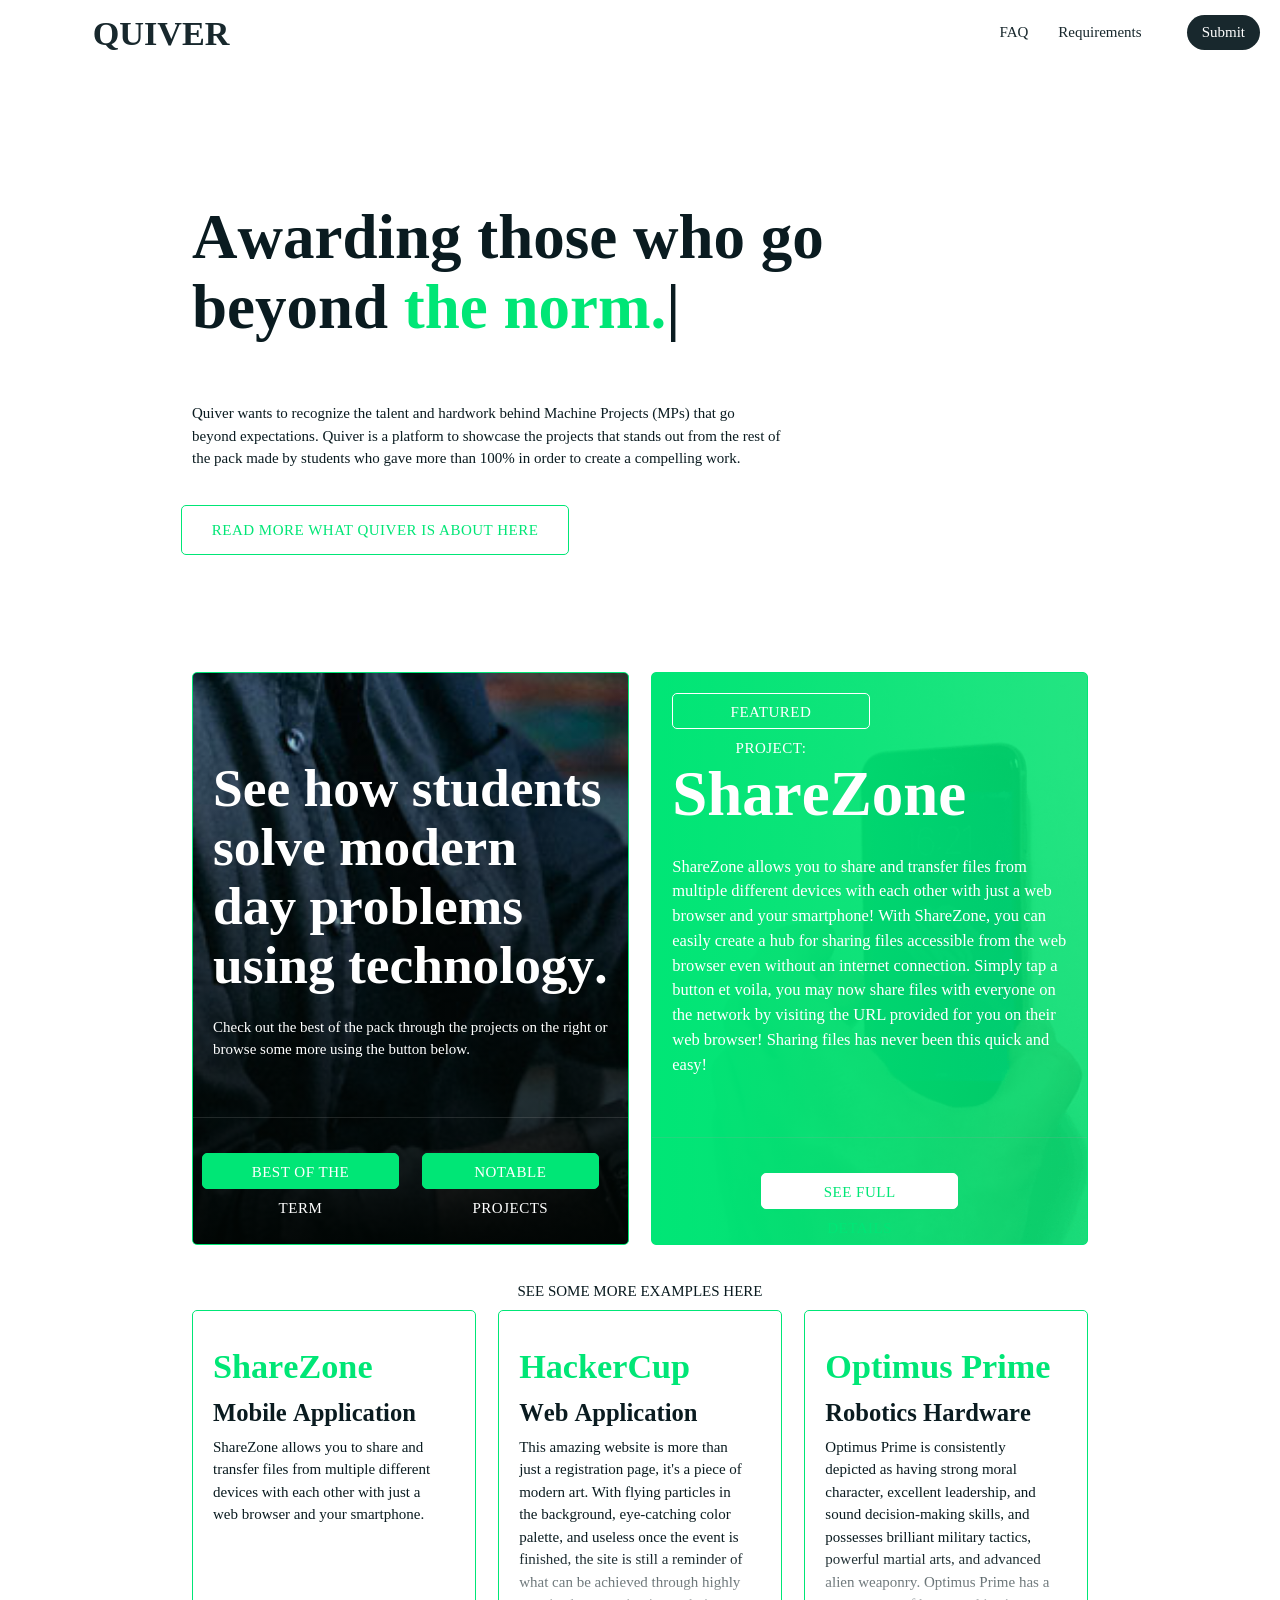
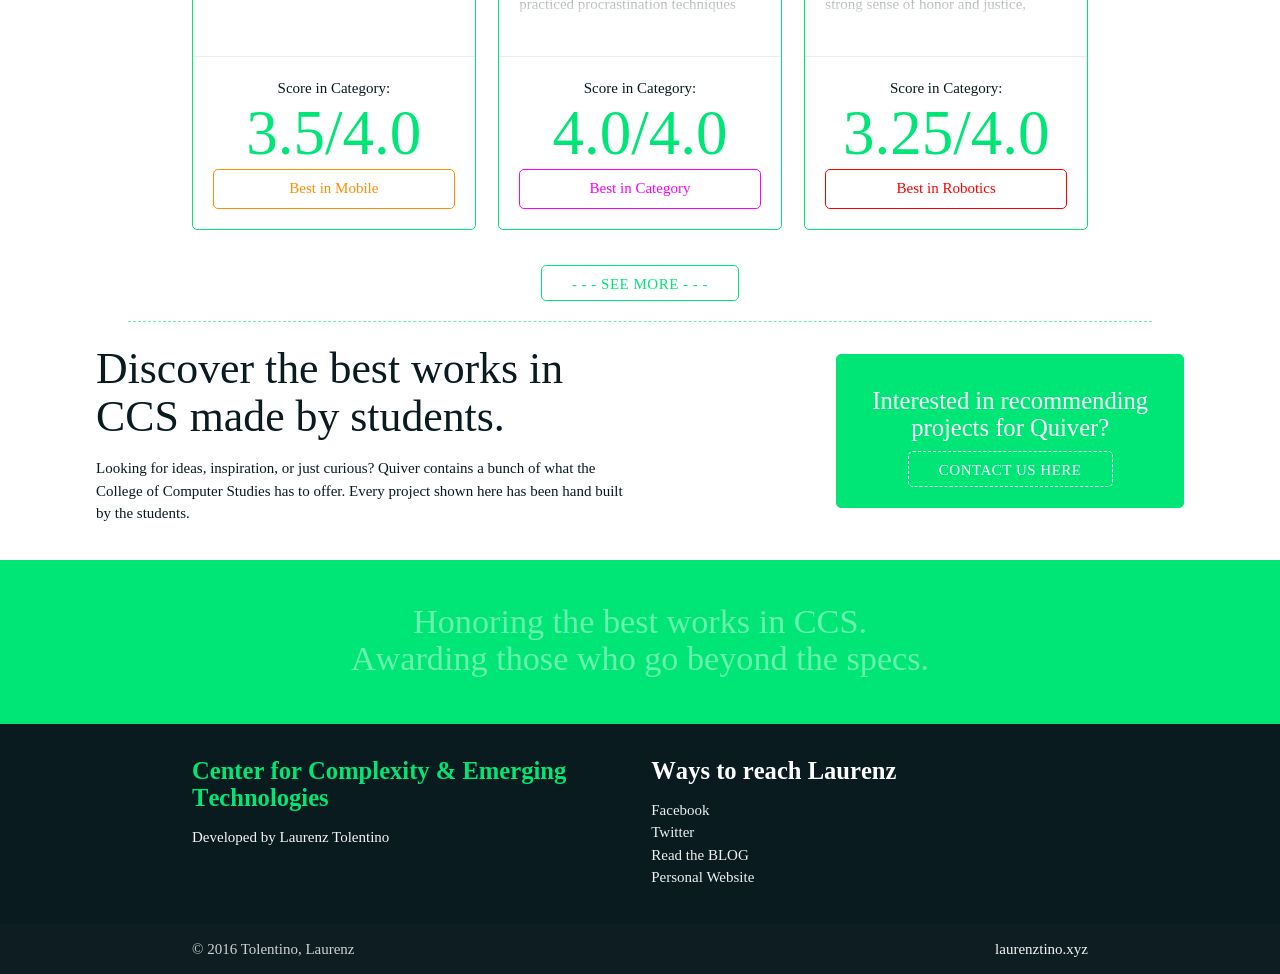
<file: static-site/index.html>
<!-- 
    Developed and designed by: Laurenz T.
    email me @: laurenz@outlook.ph
    COLLEGE OF COMPUTER STUDIES
    COMPUTER SCIENCE - SOFTWARE TECHNOLOGY
    "Ang pusong nabiyak, madalas naninindak" #uselessQuotesNgBagongTaon #2016
-->
<html>
    <head>
        <title>Quiver | Sample </title>
        <!-- Google icons -->        
        <link href="https://fonts.googleapis.com/icon?family=Material+Icons" rel="stylesheet"/>                
        <!-- Fonts up up and away -->
        <link type="text/css" rel="stylesheet" href="css/fontpack.css"/>
        <!-- Materialize CSS Import -->
        <link type="text/css" rel="stylesheet" href="css/materialize.css"  media="screen,projection"/>	      
        <!-- Custom Stylesheet -->
        <link type="text/css" rel="stylesheet" href="css/styles-2.css"/>  
        <!-- 
            PLEASE UPDATE THE FAVICON FFS
        -->
        <link rel="icon" type="image/png" href="assets/img/hack2015-favicon.png">
        <!-- 
            Looks like you've skipped editing the FAVICON....
        -->
        <!-- jquery. It's here because it wants to be here. It doesn't have to listen to what you want. -->
        <script type="text/javascript" src="js/jquery-2.1.3.min.js"></script>                                      
        <!--Let browser know website is optimized for mobile-->
        <meta name="viewport" 
              content="width=device-width, initial-scale=1.0, maximum-scale=1.0, user-scalable=yes"/>    
        <style>
            p {
                font-size: 1em;
            }
        </style>
    </head>
    <!-- 
        Start of Body 
    -->
    <body class="">
        <!-- belowNav provides an effect for the nav bar-->        
        <!-- 
            NAVBAR 
        -->
        <nav class="white fixed nav" style="position: fixed; z-index: 99; padding-top: -2px; margin-top: -2px;">
            <div class="nav-wrapper nav">
                <!-- Left Part of the NavBar-->
                <div class="valign-wrapper pushleft-5p">
                    <a href="index.html">
                        <img src="assets/images/quiver-badge-only.png" class="valign moveLeft" style="width: 45px;">
                    </a>
                    <a href="index.html">
                        <h4 class="white-to-quiver valign pushleft-10p moveLeft" style="color: black;">
                            QUIVER
                        </h4>
                    </a>
                    <span class="right" style="position: absolute; right: 0px;">
                        <!-- Only visible when screensize is desktoplike or larger -->
                        <a href="#" data-activates="mobile-demo" class="button-collapse">
                            <i class="material-icons">
                                menu
                            </i>
                        </a>
                        <ul class="right hide-on-med-and-down" style="padding-right: 20px;">                            
                            <li class="moveLeft">
                                <a class="white-to-quiver " href="#">
                                    FAQ
                                </a>
                            </li>
                            <li class="moveLeft">
                                <a class="white-to-quiver " href="#">
                                    Requirements
                                </a>
                            </li>
                            <li>
                                <a id="submitBtn" href="mobile.html" class="quiver-green-text"
                                   style="border-radius: 40px; height: 35px; margin-top: 15px; line-height: 35px; color: white; background: #0a1b20;">
                                    Submit
                                </a>
                            </li>
                        </ul>
                    </span>
                </div>
                <!-- Only shown when screen size == mobile or similar-->                
                <ul class="side-nav" id="mobile-demo">
                    <li><a href="#">FAQ</a></li>
                    <li><a href="#">Requirements</a></li>
                    <li><a href="#">Submit</a></li>                
                </ul>
            </div>
        </nav>
        <!-- \NAVBAR -->        
        
        <!-- 
            MAIN CONTENT 
        -->                
        <!-- ABOVE THE FOLD -->
        <section id="Above-The-Fold">            
            <div class="windowheight">
                <div style="padding-top: 80px;">                
                    <div class="container">
                        <!-- Description and animated text -->
                        <div>
                            <!-- header with typed js -->
                            <div class="row">
                                <!-- SPACE --><div class="pushdown-10p"></div>                    
                                <div class="col s12">
                                    <h1 class="quiver-green-text">
                                        Awarding those who go <br>
                                        beyond 
                                        <!-- Typed js content goes here -->
                                        <span class="element green-text text-accent-3"></span>
                                    </h1>
                                </div>
                            </div>
                            <!-- quick summary -->
                            <div class="row">
                                <div class="col s12 m8">
                                    <p>
                                        Quiver wants to recognize the talent and hardwork behind Machine Projects (MPs) that go beyond expectations. Quiver is a platform to showcase the projects that stands out from the rest of the pack made by students who gave more than 100% in order to create a compelling work. 
                                    </p>
                                </div>                        
                            </div>
                            <!-- button for staging site -->
                            <div class="row">
                                <a href="stage.html" class="btn btn-border-only green-text text-accent-3">
                                    Read more what Quiver is about here
                                </a>
                            </div>
                        </div>
                        <!-- SPACE --><div class="pushdown-10p"></div>
                        
                    </div>
                </div>
            </div>
        </section>
        <!-- Another one - DJ Khaled -->
        <section>
            <div class="container">
                <div class="row">
                    <!-- Card with image. -->
                    <div class="col s12 m6">
                        <div class="card green-border image-bg-ad"
                             style="padding-top: 40px; padding-bottom: 40px; height: 573px">
                            <div class="card-content">
                                <h2 class="white-text sf-800">
                                    See how students solve modern day problems using technology.
                                </h2>
                                <p class="white-text"> 
                                    Check out the best of the pack through the projects on the right or browse some more 
                                    using the button below.
                                </p>
                            </div>
                            <!-- Button Area -->
                            <div class="card-action bottom" style="padding-bottom: 0;">
                                <div class="row" >                                    
                                    <div class="row">                                        
                                        <div class="col s6">
                                            <a href="sample-list.html">
                                                <p class="btn green-border green accent-3 right">
                                                    Best of the term
                                                </p>
                                            </a>
                                        </div>                                                                              
                                        <div class="col s6">
                                            <a href="sample-list.html">
                                                <p class="btn green-border green accent-3" style="margin-right: 20px;">
                                                    Notable Projects
                                                </p>
                                            </a>
                                        </div>                                        
                                    </div>
                                </div>
                            </div>
                        </div>
                    </div>
                    <!-- /Card with image. -->
                    <div class="col s12 m6">
                        <div class="card green-border image-bg-featured"
                             style="height: 573px;">
                            <div class="card-content">
                                <!-- Title -->
                                <div class="">
                                    <p class="btn white-border transparent white-text text-accent-3" 
                                       style="width: 50%;">
                                        Featured Project:
                                    </p>
                                    <h1 class="">
                                        ShareZone
                                    </h1>
                                </div>
                                <!-- Description -->
                                <p style="font-size: 1.1em;">
                                ShareZone allows you to share and transfer files from multiple different devices with each other with just a web browser and your smartphone! With ShareZone, you can easily create a hub for sharing files accessible from the web browser even without an internet connection. Simply tap a button et voila, you may now share files with everyone on the network by visiting the URL provided for you on their web browser! Sharing files has never been this quick and easy!
                                </p>
                            </div>
                            <div class="card-action bottom center">
                                <a href="sample-proj.html">
                                    <p class="btn white-border white green-text text-accent-3" 
                                       style="width: 50%; ">
                                        see full details
                                    </p>
                                </a>
                            </div>
                        </div>
                    </div>
                </div>
            </div>
        </section>                
        <!-- Examples -->
        <section>
            <div class="center">
                SEE SOME MORE EXAMPLES HERE
            </div>
            <div class="container"  >
                <div class="row">
                    <!-- FIRST APP -->
                    <div class="col s12 m4">
                        
                        <div class="card white app-card-plain" onclick="window.location='sample-proj.html'">
                            <div class="card-content">
                                <h4 class="green-text text-accent-3">
                                    ShareZone
                                </h4>
                                <h5>
                                    Mobile Application
                                </h5>
                                <!-- Short summary of what the app is about. Has an overflow effect when text is too long-->
                                <div class="short-desc">
                                    <p style="width: 95%;">
                                        ShareZone allows you to share and transfer files from multiple different devices with each other with just a web browser and your smartphone.
                                    </p>
                                    <!-- overflow effect --><div class="overflow-white"></div>
                                </div>
                            </div>                            
                            <div class="card-action score-in-card center">
                                <span>
                                    Score in Category:
                                </span>
                                <!-- Scores -->
                                <h1 class="sf-200 center green-text text-accent-3 no-margin">
                                    3.5/4.0
                                </h1>
                                <div class="cat mobile">
                                    Best in Mobile
                                </div>
                            </div>
                        </div>
                    </div>
                    <!-- SECOND APP -->
                    <div class="col s12 m4">
                        <div class="card white green-border app-card-plain"
                             style="">
                            <div class="card-content">
                                <h4 class="green-text text-accent-3">
                                    HackerCup
                                </h4>
                                <h5>
                                    Web Application
                                </h5>
                                <!-- Short summary of what the app is about. Has an overflow effect when text is too long-->
                                <div class="short-desc">
                                    <p style="width: 95%; position: relative; z-index: 3;">
                                        This amazing website is more than just a registration page, it's a piece of modern art. With flying particles in the background, eye-catching color palette, and useless once the event is finished, the site is still a reminder of what can be achieved through highly practiced procrastination techniques from one of the nation's best procrastinators.
                                    </p>
                                    <!-- overflow effect --><div class="overflow-white"></div>
                                </div>
                            </div>                            
                            <div class="card-action score-in-card center">
                                <span>
                                    Score in Category:
                                </span>
                                <!-- Scores -->
                                <h1 class="sf-200 center green-text text-accent-3 no-margin">
                                    4.0/4.0
                                </h1>
                                <div class="cat web">
                                    Best in Category
                                </div>
                            </div>
                        </div>
                    </div>
                    <!-- THIRD APP -->
                    <div class="col s12 m4">
                        <div class="card white app-card-plain">
                            <div class="card-content">
                                <h4 class="green-text text-accent-3">
                                    Optimus Prime
                                </h4>
                                <h5>
                                    Robotics Hardware
                                </h5>
                                <!-- Short summary of what the app is about. Has an overflow effect when text is too long-->
                                <div class="short-desc">
                                    <p style="width: 95%; position: relative; z-index: 3;">
                                        Optimus Prime is consistently depicted as having strong moral character, excellent leadership, and sound decision-making skills, and possesses brilliant military tactics, powerful martial arts, and advanced alien weaponry. Optimus Prime has a strong sense of honor and justice, being dedicated to building peaceful and mutually beneficial co-existence with humans, the protection of life and liberty of all sentient species.
                                    </p>
                                    <!-- overflow effect --><div class="overflow-white"></div>
                                </div>
                                
                            </div>                            
                            <div class="card-action score-in-card center">
                                <span>
                                    Score in Category:
                                </span>
                                <!-- Scores -->
                                <h1 class="sf-200 center green-text text-accent-3 no-margin">
                                    3.25/4.0
                                </h1>
                                <div class="cat robotics">
                                    Best in Robotics
                                </div>
                            </div>
                        </div>
                    </div>
                    <!-- / -->
                </div>       
            </div>
            <!-- See more part -->
            <div class="row">
                <div class="center">
                    <a class="btn green-border white green-text text-accent-3"
                       href="sample-list.html">
                        - - - See More - - -
                    </a>
                </div>                
            </div>
        </section>    
        <!-- /Examples -->
        <!-- break --><center><div class="hr-green" style="width: 80%;"></div></center>
        <!-- Random Ad -->
        <section>
            <div class="container" style="width: 85%;">
                <div class="row">
                    <div class="col s12 m6">
                        <h3 class="sf-400">
                            Discover the best works in CCS made by students.
                        </h3>
                        <p> 
                            Looking for ideas, inspiration, or just curious? 
                            Quiver contains a bunch of what the College of Computer Studies has to offer.
                            Every project shown here has been hand built by the students. 
                        </p>
                    </div>
                    <div class="col s12 m4 right">
                        <!-- SPACE --> <div class="pushdown-5p hide-on-small-only"></div> <div class="pushdown-2p"></div>
                        <div class="card green accent-3 green-border">
                            <div class="card-content">
                                <div class="center">
                                    <h5 class="sf-300 white-text">
                                        Interested in recommending projects for Quiver?
                                    </h5>
                                    <a href="#" class="btn white-border dashed green accent-3">
                                        contact us here
                                    </a>
                                </div>
                            </div>
                        </div>
                    </div>
                </div>
            </div>
        </section>
        <!-- 
            BELOW THE FOLD  
        -->
        
        <!-- 
            \MAIN CONTENT 
        -->
        <!-- Random Section -->
        <section class="green accent-3">
            <!--SPACE--><div class="pushdown-2p"></div>
            <div class="container">
                <div class="row">
                    <div class="col s12 center">
                        <h4 class="green-text text-accent-2 sf-300">
                            Honoring the best works in CCS. <br>
                            Awarding those who go beyond the specs.
                        </h4>
                    </div>
                </div>
            </div>
            <!--SPACE--><div class="pushdown-1p"></div>
        </section>
        <!-- 
            FOOTER 
        -->
        <footer class="page-footer quiver-green no-margin">
            <div class="container">
                <div class="row">
                    <div class="col l6 s12">
                        <h5 class="green-text text-accent-3">
                            Center for Complexity & Emerging Technologies
                        </h5>
                        <p class="grey-text text-lighten-4">
                            Developed by Laurenz Tolentino
                        </p>
                    </div>
                    <div class="col l4 offset-l2 s12">
                        <h5 class="white-text">Ways to reach Laurenz</h5>
                        <ul>
                            <li><a class="grey-text text-lighten-3" href="https://www.facebook.com/laurenztino">Facebook</a></li>
                            <li><a class="grey-text text-lighten-3" href="https://www.twitter.com/renztino">Twitter</a></li>
                            <li><a class="grey-text text-lighten-3" href="http://blog.laurenztino.xyz">Read the BLOG</a></li>
                            <li><a class="grey-text text-lighten-3" href="http://laurenztino.xyz">Personal Website</a></li>
                        </ul>
                    </div>
                </div>
            </div>
            <div class="footer-copyright">
                <div class="container">
                    © 2016 Tolentino, Laurenz
                    <a class="grey-text text-lighten-4 right" href="http://laurenztino.xyz">laurenztino.xyz</a>
                </div>
            </div>
        </footer>
        <!-- 
            \FOOTER 
        -->
        
        <!-- 
            Script Start 
        -->
        <script type="text/javascript" src="js/materialize.js"></script>
        <script> 
            $(".button-collapse").sideNav();
        </script>
        <script type="text/javascript" src="js/laurenz.js"></script>
        <!-- Script for changing navbar color. I know it's primitive. -->
        <script>
            var a = $(".nav").offset().top + 200;

            $(document).scroll(function(){
                if($(this).scrollTop() > a)
                {   
                    $('.nav').css({"background":"rgb(10, 27, 32)"});
                    $('.white-to-quiver').css({"color":"white"});
                    $('#submitBtn').css({"color":"#0a1b20", "background":"#00e676"});
                    $('.moveLeft').css({"transform":"translate(0px,0px)", "transition":"transform 0.4s ease-in-out"});
                    
                } else {
                    $('.nav').css({"background":"white"});
                    $('.white-to-quiver').css({"color":"#0a1b20"});
                    $('#submitBtn').css({"color":"white", "background":"#0a1b20"});
                    $('.moveLeft').css({"transform":"translate(-30px,0px)"});
                }
            });
        </script>
        <script src="js/typed.js"></script>
        
        <script>            
          $(function(){
              $(".element").typed({                
                  strings: ["the norm.", "tradition.", "the specs.", "laziness.", "expectations.", "the typical."],
                  typeSpeed: 30,
                  loop: true,
                  showCursor: false,
                  backDelay: 800
              });
          });
        </script>  
    </body>
</html>
</file>
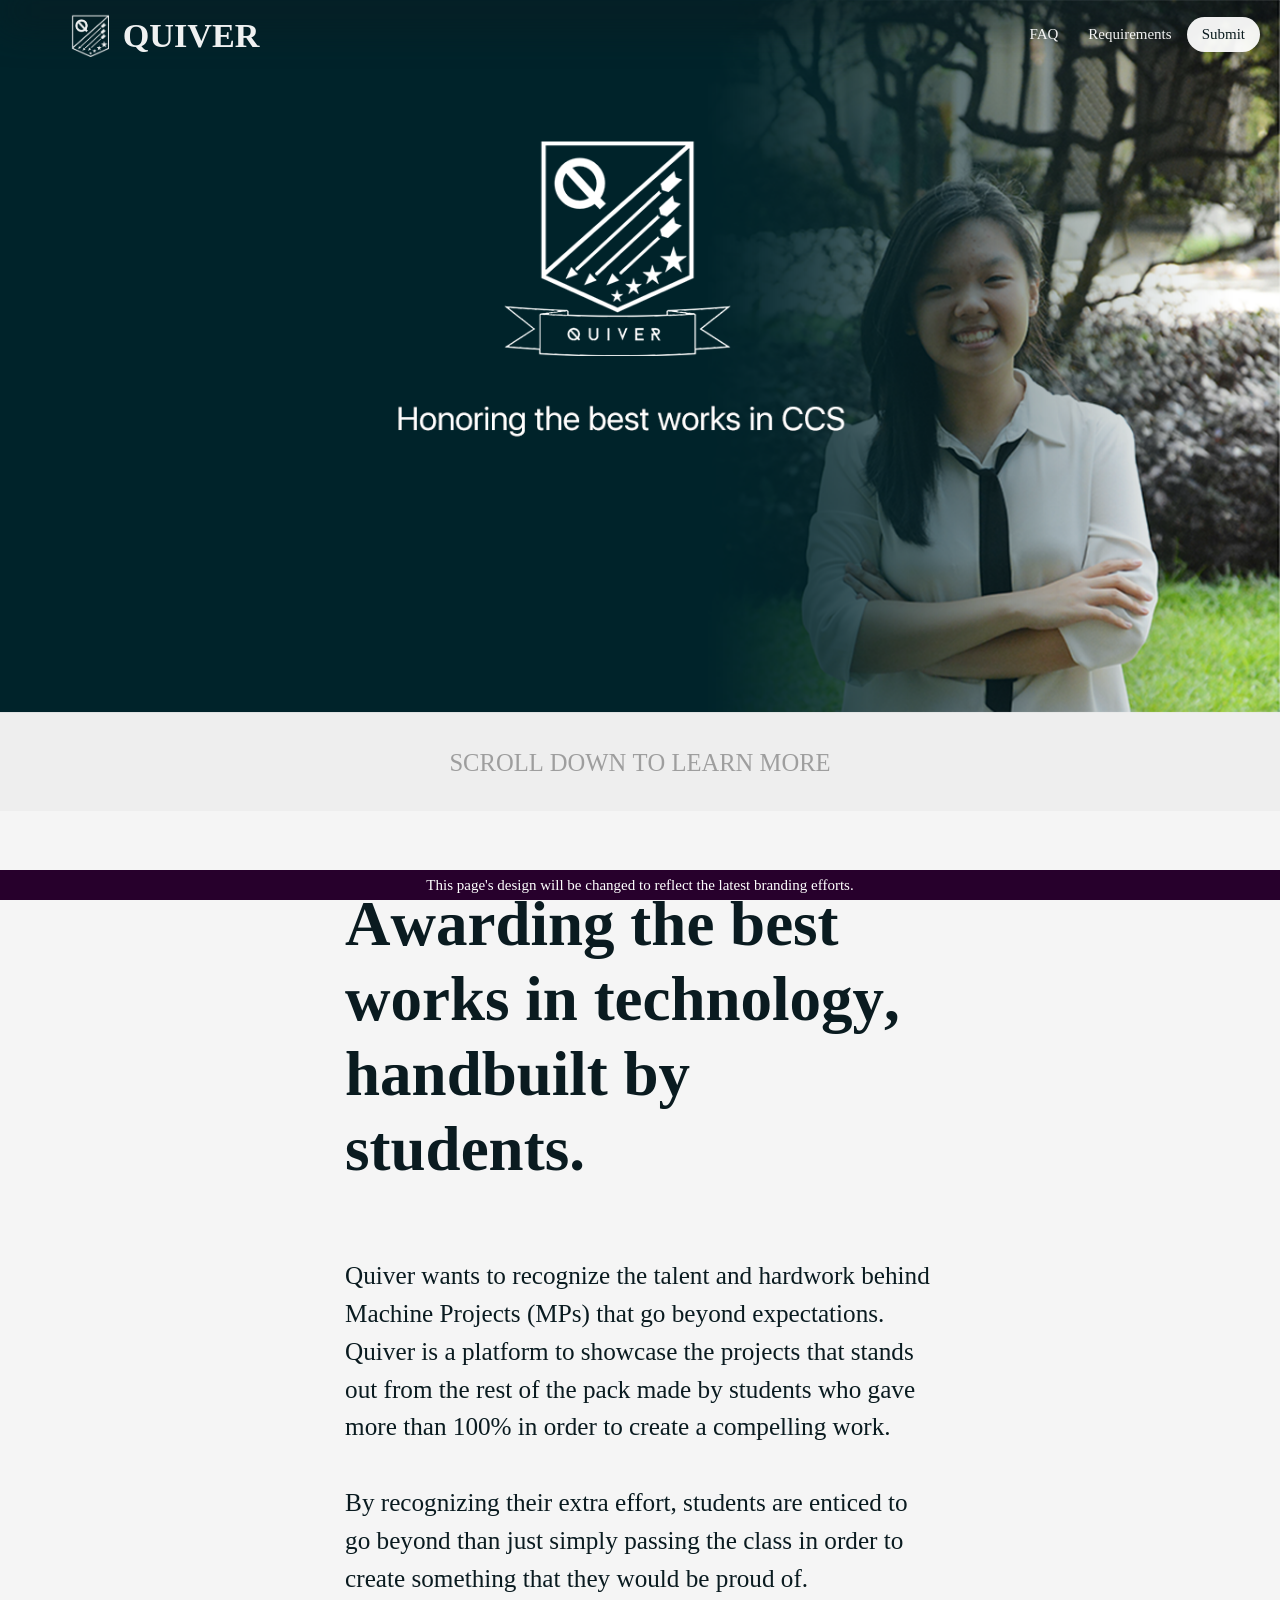
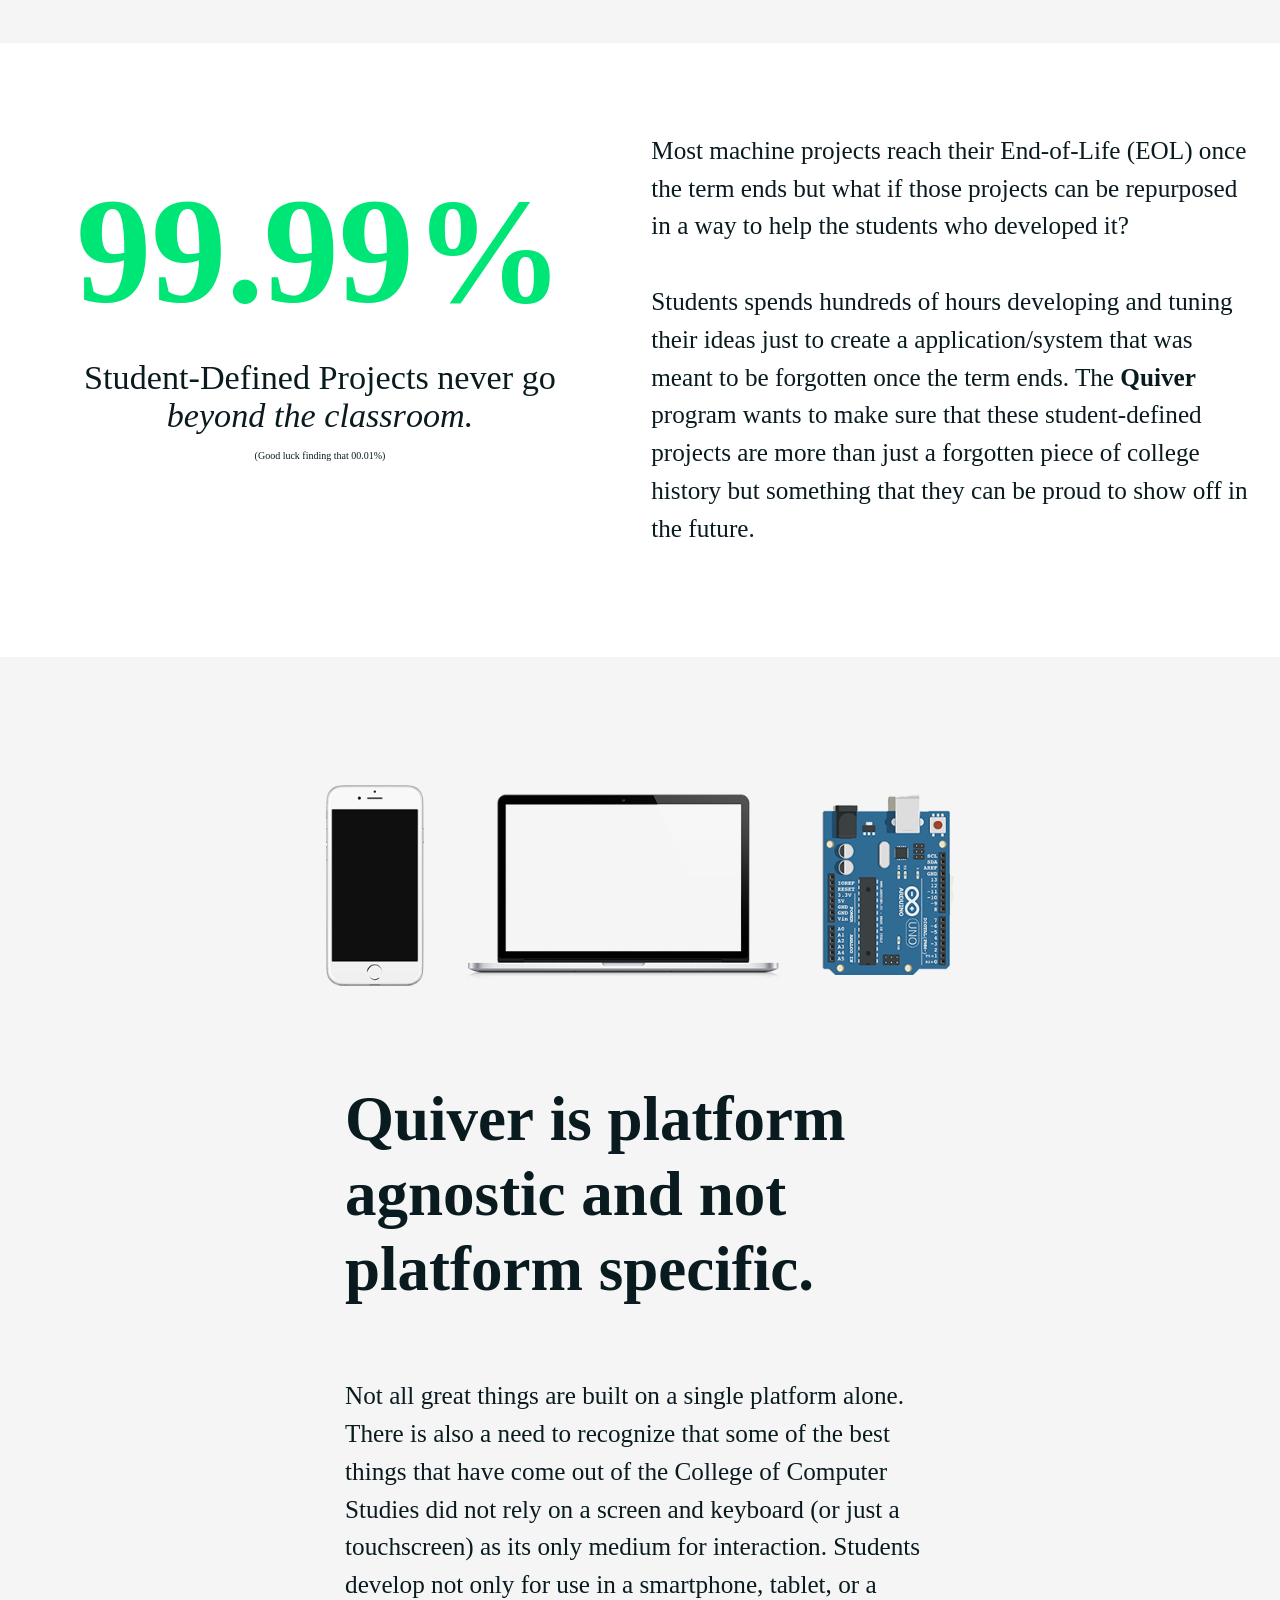
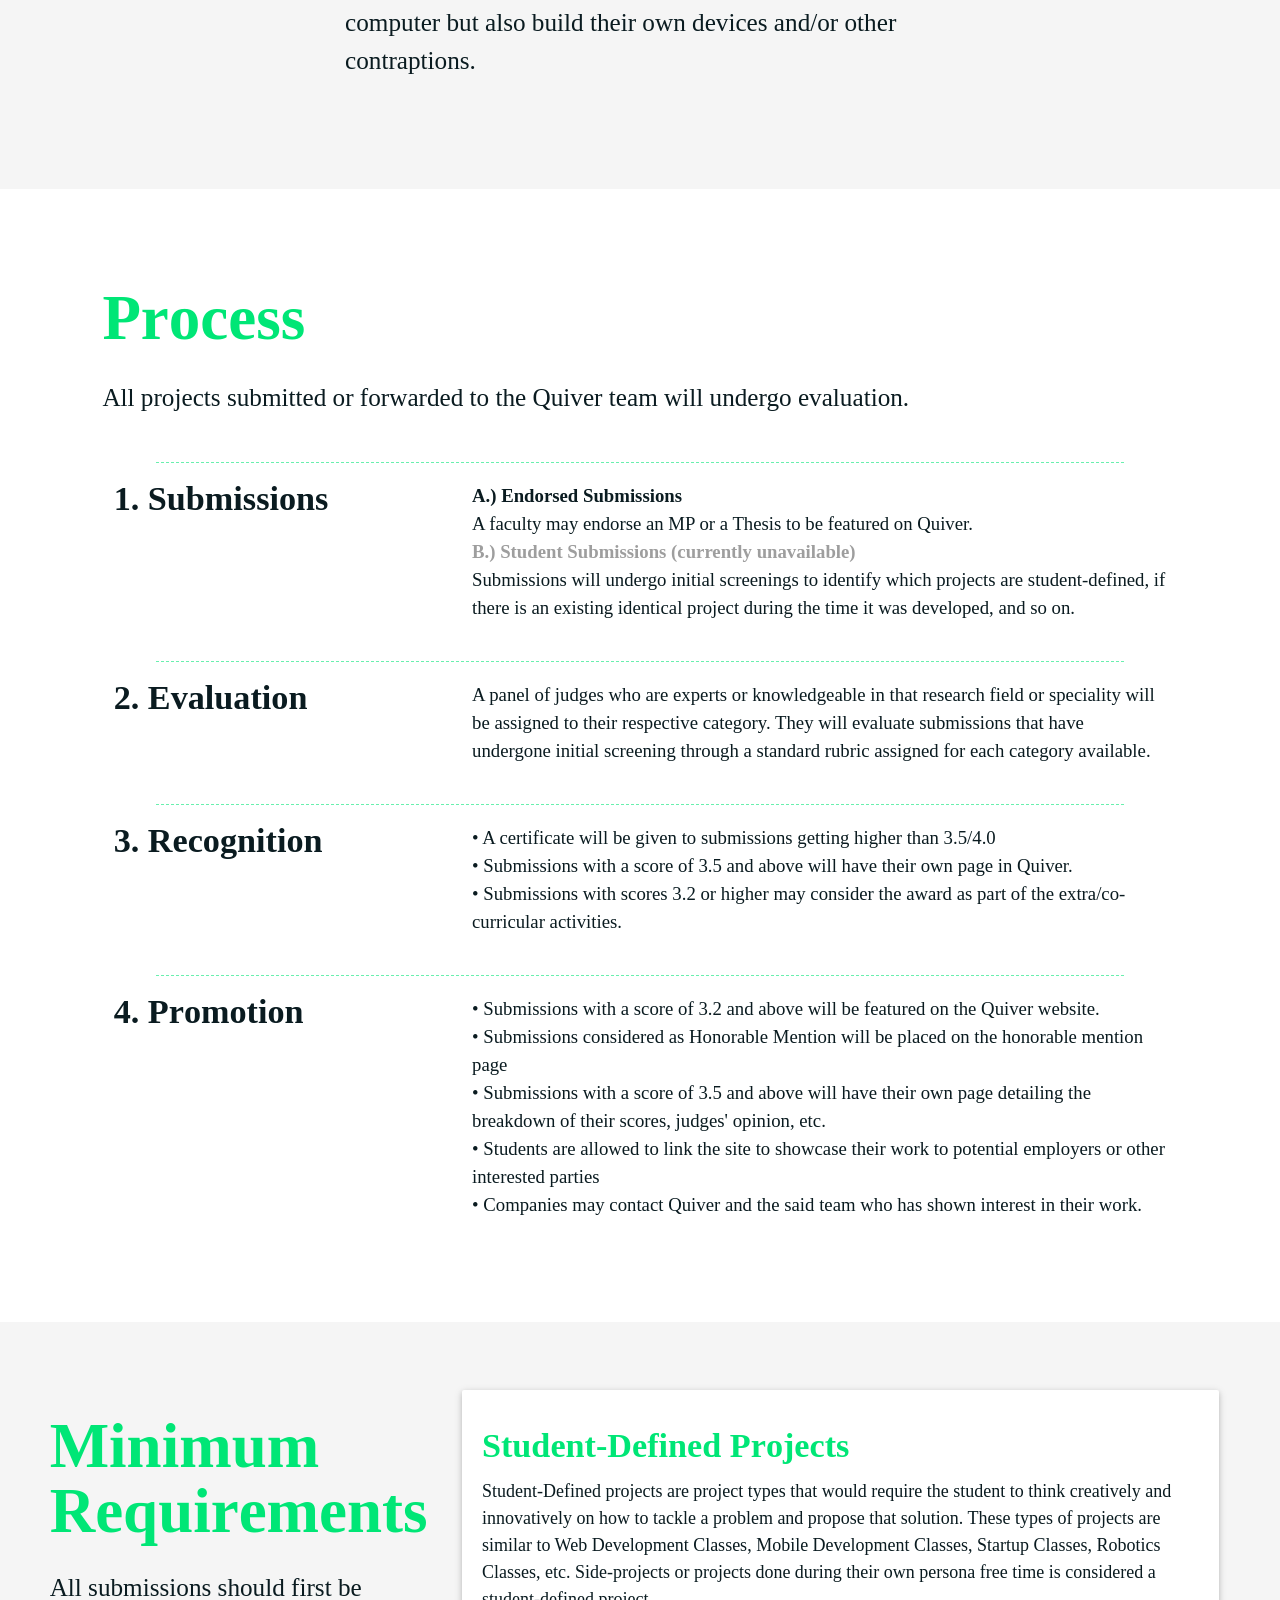
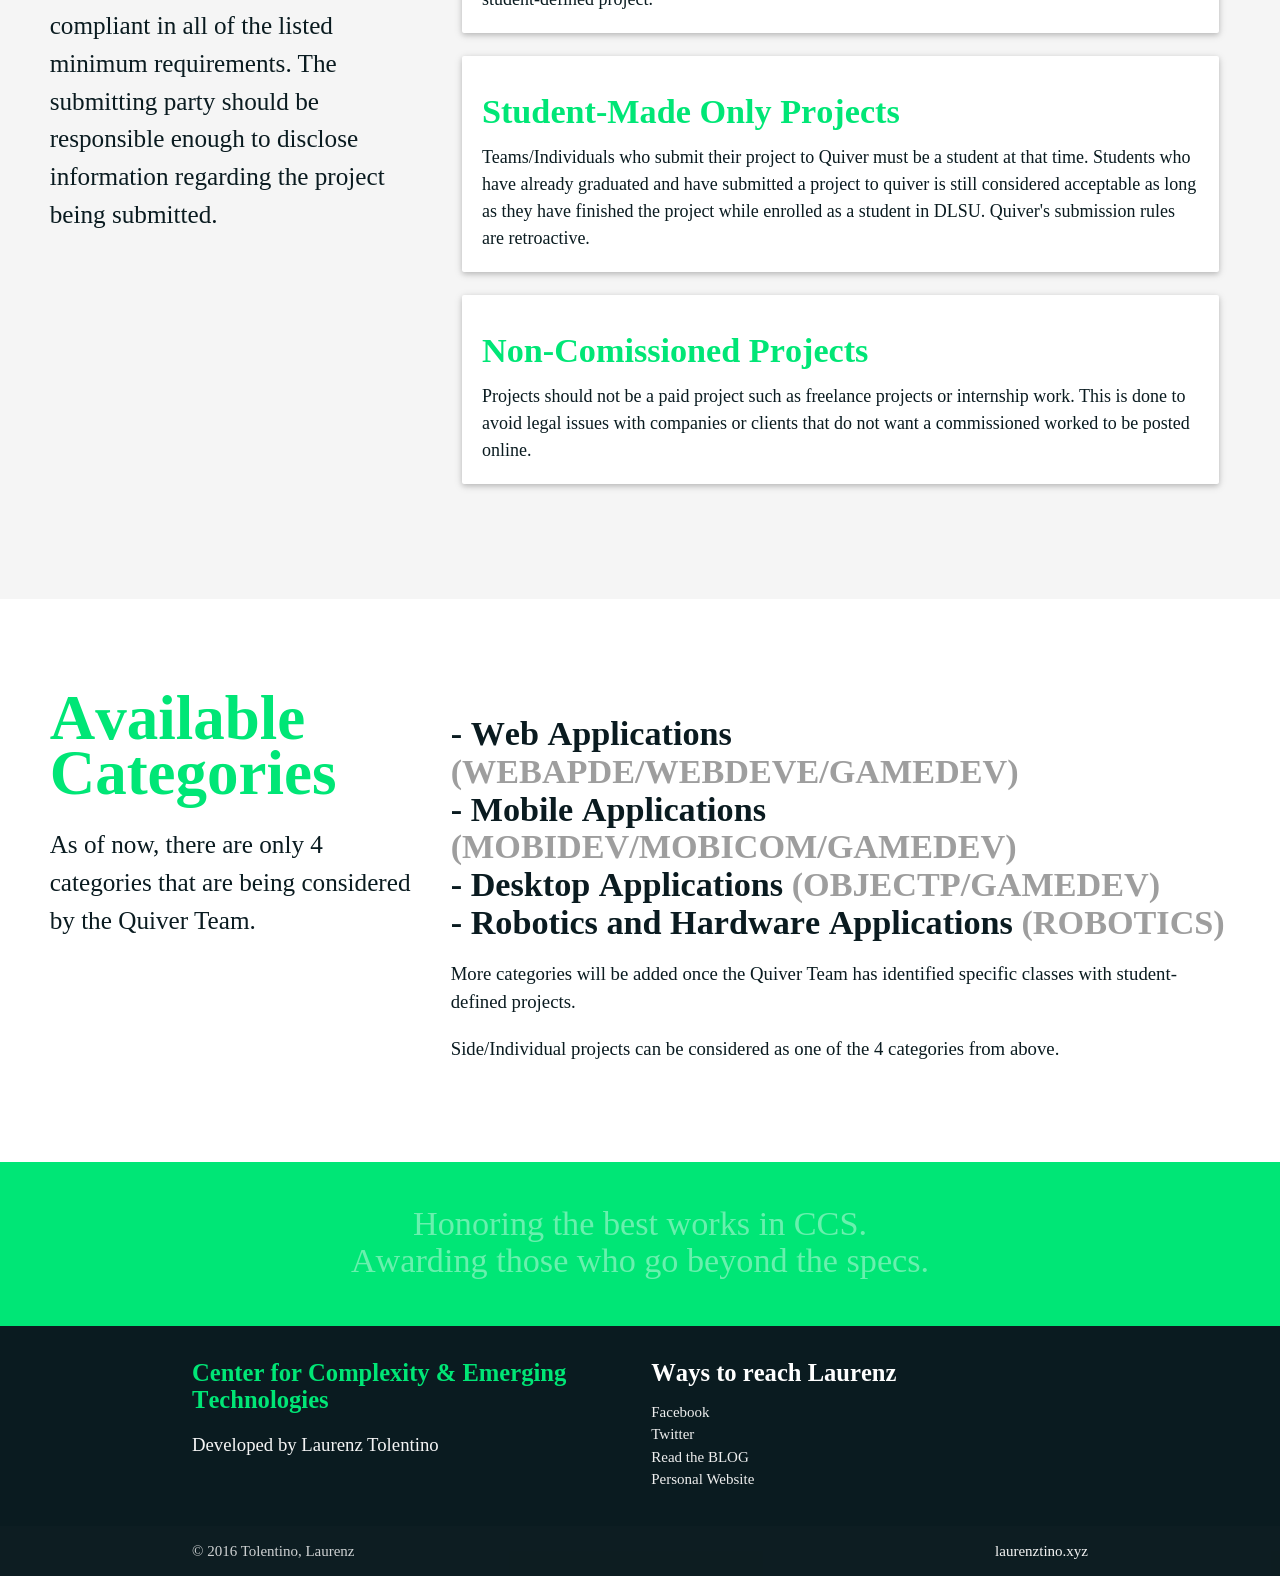
<file: stage.html>
<!-- 
    Developed and designed by: Laurenz T.
    email me @: laurenz@outlook.ph
    COLLEGE OF COMPUTER STUDIES
    COMPUTER SCIENCE - SOFTWARE TECHNOLOGY
    "Ang pusong nabiyak, madalas naninindak" #uselessQuotesNgBagongTaon #2016
-->
<html>
    <head>
        <title>Quiver | Sorry po Shayane 😂 </title>
        <!-- Google icons -->        
        <link href="https://fonts.googleapis.com/icon?family=Material+Icons" rel="stylesheet"/>                
        <!-- Fonts up up and away -->
        <link type="text/css" rel="stylesheet" href="css/fontpack.css"/>
        <!-- Materialize CSS Import -->
        <link type="text/css" rel="stylesheet" href="css/materialize.css"  media="screen,projection"/>	      
        <!-- Custom Stylesheet -->
        <link type="text/css" rel="stylesheet" href="css/styles-2.css"/>  
        <!-- 
            PLEASE UPDATE THE FAVICON FFS
        -->
        <link rel="icon" type="image/png" href="assets/img/hack2015-favicon.png">
        <!-- 
            Looks like you've skipped editing the FAVICON....
        -->
        <!-- jquery. It's here because it wants to be here. It doesn't have to listen to what you want. -->
        <script type="text/javascript" src="js/jquery-2.1.3.min.js"></script>                                      
        <!--Let browser know website is optimized for mobile-->
        <meta name="viewport" 
              content="width=device-width, initial-scale=1.0, maximum-scale=1.0, user-scalable=yes"/>        
    </head>
    <!-- 
        Start of Body 
    -->
    <body class="grey lighten-4 bodyBGimage">
        <!-- belowNav provides an effect for the nav bar-->
        <div class="belowNav"></div>
        <!-- 
            NAVBAR 
        -->
        <nav class="transparent fixed nav" style="position: fixed; z-index: 99;">
            <div class="nav-wrapper nav" >
                <!-- Left Part of the NavBar-->
                <div class="valign-wrapper pushleft-5p">
                    <a href="index.html">
                        <img src="assets/images/quiver-badge-only.png" class="valign" style="width: 45px;">
                    </a>
                    <a href="index.html">
                        <h4 class="white-text valign pushleft-10p" >
                            QUIVER
                        </h4>
                    </a>
                    <span class="right" style="position: absolute; right: 0px;">
                        <!-- Only visible when screensize is desktoplike or larger -->
                        <a href="#" data-activates="mobile-demo" class="button-collapse"><i class="material-icons">menu</i></a>
                        <ul class="right hide-on-med-and-down" style="padding-right: 20px;">                            
                            <li>
                                <a href="badges.html">
                                    FAQ
                                </a>
                            </li>
                            <li>
                                <a href="collapsible.html">
                                    Requirements
                                </a>
                            </li>
                            <li>
                                <a href="mobile.html" class="white quiver-green-text"
                                   style="border-radius: 40px; height: 35px; margin-top: 15px; line-height: 35px">
                                Submit
                                </a>
                            </li>
                        </ul>
                    </span>
                </div>
                <!-- Only shown when screen size == mobile or similar-->                
                <ul class="side-nav" id="mobile-demo">
                    <li><a href="sass.html">FAQ</a></li>
                    <li><a href="badges.html">Requirements</a></li>
                    <li><a href="collapsible.html">Submit</a></li>                
                </ul>
            </div>
        </nav>
        <!-- \NAVBAR -->        
        
        <!-- 
            MAIN CONTENT 
        -->
        <!--
        <section id="above" class="windowheight">
            <div class="" style="position: absolute; width: 100%; height: 100%;">
                <img src="assets/images/shayane.png" class="right"
                     style="position: relative;">
                <div id="shayane" class="windowheight"></div>
            </div>
            <div id="above-fold" class="container">
                <h1 class="red-text">
                    Test dd
                </h1>
            </div>
        </section>
        -->
        
        <!-- Load image here because replicating the gradient was a hit and miss -->
        <section id="Above-The-Fold" class="">
            <div class="">
                <div class="hide-on-small-only">
                    <!-- 
                        image is not responsive and might take too long to load.
                        Find an alternative solution to this one.
                    -->
                    <img src="assets/images/MIDCONTENT2.png" style="width: 100%;" class="changeMe">
                </div>
                <div class="windowheight quiver-green hide-on-med-and-up">
                    <!-- SPACE --><div class="pushdown-20p"></div>
                    <div class="container">
                        <h1 class="white-text">                        
                            QUIVER's developer did not implement responsive design on Shayane. <br><br>
                            Shayane is now Sad.
                        </h1>
                    </div>
                </div>
            </div>
        </section>
        <!-- Explain Quiver here -->
        <section id="Awarding-The-Best" style="margin-top: -2px;">
            <!-- scroll down thing -->
            <div class="grey lighten-3">
                <!-- SPACE --><div class="pushdown-2p"></div>
                <center>
                    <h5 class="sf-200 grey-text hide-on-small-only">
                        SCROLL DOWN TO LEARN MORE
                    </h5>
                    <h5 class="sf-200 grey-text hide-on-med-and-up">
                        DRAG YOUR FINGER ON THE SCREEN SOMEWHERE TO SCROLL DOWN
                    </h5>
                </center>
                <!-- SPACE --><div class="pushdown-2p"></div>
            </div>
            <!-- /scroll down thing -->
            <!-- SPACE --><div class="pushdown-2p"></div>
            <!-- Explain that you can build on 3 platforms -->
            <div class="container">            
                <!-- Title -->
                <div class="row">
                    <div class="pushdown-2p"></div>
                    <!-- PAD --><div class="col s12 m2 transparent-text">.</div>
                    <div class="col s12 m8">
                        <h1 class="left sf-700 quiver-green-text" style="line-height: 75px;">
                            Awarding the best works in technology, 
                            handbuilt by students. <br>
                        </h1>
                    </div>                    
                </div>
                <!-- Single Paragraph explainer -->
                <div class="row">
                    <div class="col s12 m2 transparent-text">.</div>
                    <div class="col s12 m8">
                        <p class="sf-400 flow-text">
                            Quiver wants to recognize the talent and hardwork behind Machine Projects (MPs) that go beyond expectations. Quiver is a platform to showcase the projects that stands out from the rest of the pack made by students who gave more than 100% in order to create a compelling work. <br>
                            <br>
                            By recognizing their extra effort, students are enticed to go beyond than just simply 
                            passing the class in order to create something that they would be proud of.
                        </p>
                    </div>
                </div>                
            </div>
        </section>
        <!-- Pitch the projects lost -->
        <section id="Life-of-MPs" class="white">
            <!--SPACE--><div class="pushdown-5p"></div>
            <div class="row">
                <!-- An Unbelieveable Percentage -->
                <div class="col s12 m6">
                    <div class="pushdown-5p">
                        <h1 class="sf-900 center green-text text-accent-3 hide-on-small-only" style="font-size: 10em;">
                            99.99%
                        </h1>
                        <h1 class="sf-900 center green-text text-accent-3 hide-on-med-and-up">
                            99.99%
                        </h1>
                    </div>
                    <div>
                        <h4 class="center sf-400">
                            Student-Defined Projects never go <br>
                            <i>beyond the classroom.</i>
                        </h4>
                        <p class="center" style="font-size: 10px">
                            (Good luck finding that 00.01%)
                        </p>
                    </div>
                </div>
                <!-- Explain it bruh -->
                <div class="col s12 m6" style="padding-right: 30px;">                    
                    <p class="sf-200 flow-text">
                        Most machine projects reach their End-of-Life (EOL) once the term ends but what if those projects can be repurposed in a way to help the students who developed it?
                        <br><br>
                        Students spends hundreds of hours developing and tuning their ideas just to create a application/system that was meant to be forgotten once the term ends. The <b>Quiver</b> program
                        wants to make sure that these student-defined projects are more than just a forgotten piece of college history but something that they can be proud to show off in the future.
                    </p>                    
                </div>                
            </div>
            <!--SPACE--><div class="pushdown-5p"></div>
        </section>
        <!-- Explain the devices are not limited to web and mobile apps -->
        <section id="Devices-Explained" class="">
            <!--SPACE--><div class="pushdown-10p"></div>
            <div class="container">
                <!-- Device Images. PLEASE REMEMBER TO CHANGE WITH THE RIGHT CONTENT -->
                <div class="row">
                    <div class="col s12 center">
                        <img class="center" src="assets/images/devices.png" style="width: 70%;">
                    </div>
                </div>
                <!--SPACE--><div class="pushdown-5p"></div>
                <!-- Title -->
                <div class="row">
                    <div class="col s12 m2 transparent-text">.</div>
                    <div class="col s12 m8">
                        <h1 class="left quiver-green-text" style="line-height: 75px;">
                            Quiver is platform agnostic and not platform specific.
                        </h1>
                    </div>
                </div>
                <!-- Single Paragraph explainer -->
                <div class="row">
                    <!-- PAD --><div class="col s12 m2 transparent-text">.</div>
                    <div class="col s12 m8">
                        <p class="sf-400 flow-text">
                            Not all great things are built on a single platform alone. There is also a need to recognize that some of the best things that have come out of the College of Computer Studies did not rely on a screen and keyboard (or just a touchscreen) as its only medium for interaction. Students develop
                            not only for use in a smartphone, tablet, or a computer but also build their own devices and/or
                            other contraptions.
                        </p>
                    </div>
                </div>
            </div>
            <!--SPACE--><div class="pushdown-5p"></div>
        </section>
        <!-- Explain the process -->
        <section id="Process" class="white">
            <!--SPACE--><div class="pushdown-5p"></div>
            <div style="padding-left: 8%; padding-right: 8%;">
                <!-- Title and Submission -->
                <div class="row">
                    <h1 class="green-text text-accent-3">
                        Process
                    </h1>
                    <p class="flow-text">
                        All projects submitted or forwarded to the Quiver team will undergo evaluation. 
                    </p>
                </div>
                <div id="Processes">
                    <!-- Submissions -->
                    <div id="submission" class="row">
                        <!-- LINE --><center><div class="hr-green"></div></center>
                        <div class="col s12 m4">
                            <!-- Submissions -->
                            <h4 class="quiver-green-text">
                                1. Submissions
                            </h4>
                        </div>
                        <div class="col s12 m8">
                            <p>
                                <b>A.) Endorsed Submissions</b> 
                                <br>
                                A faculty may endorse an MP or a Thesis to be featured on Quiver.
                                <br>
                                <b class="grey-text">B.) Student Submissions (currently unavailable)</b> 
                                <br>
                                Submissions will undergo initial screenings to identify which projects
                                are student-defined, if there is an existing identical project during the time it was developed, and so on.
                            </p>
                        </div>
                    </div>                    
                    <!-- Evaluation -->
                    <div id="evaluation" class="row">
                        <!-- LINE --><center><div class="hr-green"></div></center>
                        <div class="col s12 m4">
                            <!-- Submissions -->
                            <h4 class="quiver-green-text">
                                2. Evaluation
                            </h4>
                        </div>
                        <div class="col s12 m8">
                            <p>
                                A panel of judges who are experts or knowledgeable in that research field or speciality 
                            will be assigned to their respective category. They will evaluate submissions that
                            have undergone initial screening through a standard rubric assigned for each
                            category available.
                            </p>
                        </div>
                    </div>
                    <!-- Recognition -->
                    <div id="recognition" class="row">
                        <!-- LINE --><center><div class="hr-green"></div></center>
                        <div class="col s12 m4">
                            <!-- Submissions -->
                            <h4 class="quiver-green-text">
                                3. Recognition
                            </h4>
                        </div>
                        <div class="col s12 m8">
                            <p>                              
                                • A certificate will be given to submissions getting higher than 3.5/4.0
                                <br>
                                • Submissions with a score of 3.5 and above will have their own page in Quiver.
                                <br>
                                • Submissions with scores 3.2 or higher may consider the award as part of the extra/co-curricular activities.
                                <br>
                            </p>
                        </div>
                    </div>
                    <!-- Promotion of Work -->
                    <div id="promotion" class="row">
                        <!-- LINE --><center><div class="hr-green"></div></center>
                        <div class="col s12 m4">
                            <!-- Submissions -->
                            <h4 class="quiver-green-text">
                                4. Promotion
                            </h4>
                        </div>
                        <div class="col s12 m8">
                            <p>
                                • Submissions with a score of 3.2 and above will be featured on the Quiver website.
                                <br>
                                • Submissions considered as Honorable Mention will be placed on the honorable mention page
                                <br>
                                • Submissions with a score of 3.5 and above will have their own page detailing the breakdown 
                                of their scores, judges' opinion, etc.
                                <br>
                                • Students are allowed to link the site to showcase their work to potential employers
                                or other interested parties
                                <br>
                                • Companies may contact Quiver and the said team who has shown interest in their work.
                                <br>
                            </p>
                        </div>
                    </div>
                </div>                                
            </div>
            <!--SPACE--><div class="pushdown-5p"></div>
        </section>
        <!-- Requirements plus what Student-defined submissions meant -->        
        <section style="padding-left: 3%; padding-right: 3%;">
            <!--SPACE--><div class="pushdown-5p"></div>
            <div class="row">
                <div class="col s12 m4">
                    <h1 class="green-text text-accent-3" style="line-height: 65px;">
                        Minimum <br>
                        Requirements
                    </h1>
                    <p class="flow-text">
                        All submissions should first be compliant in all of the listed minimum requirements. 
                        The submitting party should be responsible enough to disclose information regarding
                        the project being submitted.
                    </p>
                </div>
                <div class="col s12 m8">
                    <div class="row">
                    <!-- Explain Student-Defined -->
                    <div class="col s12">
                        <div class="card white quiver-green-text">
                            <div class="card-content">
                                <h4 class="green-text text-accent-3">
                                    Student-Defined Projects
                                </h4>
                                <p style="font-size: 1.2em">
                                    Student-Defined projects are project types that would require the student to think creatively and innovatively on how to tackle a problem and propose that solution. These types of projects are similar to Web Development Classes, Mobile Development Classes, Startup Classes, Robotics Classes, etc. Side-projects or projects done during their own persona free time is considered a student-defined project.
                                </p>
                            </div>
                        </div>
                    </div>
                    <!-- Students Only -->
                    <div class="col s12">
                        <div class="card quiver-green-text white">
                            <div class="card-content">
                                <h4 class="green-text text-accent-3">
                                    Student-Made Only Projects
                                </h4>
                                <p style="font-size: 1.2em">
                                    Teams/Individuals who submit their project to Quiver must be a student at that time.
                                    Students who have already graduated and have submitted a project to quiver is still considered acceptable as long as they have finished the project while enrolled as a student in DLSU. Quiver's submission rules are retroactive.
                                </p>                                
                            </div>
                        </div>
                    </div>
                    <!-- Free of Charge-->                    
                    <div class="col s12">
                        <div class="card quiver-green-text white">
                            <div class="card-content">
                                <h4 class="green-text text-accent-3">
                                    Non-Comissioned Projects
                                </h4>
                                <p style="font-size: 1.2em">
                                    Projects should not be a paid project such as freelance projects or internship work.
                                    This is done to avoid legal issues with companies or clients that do not want a commissioned worked to be posted online.
                                </p>                                
                            </div>
                        </div>
                    </div>
                </div>
                </div>
            </div>
            <!--SPACE--><div class="pushdown-5p"></div>
        </section>
        <!-- categories -->
        <section id="Categories" class="white" style="padding-left: 3%; padding-right: 3%;">
            <!--SPACE--><div class="pushdown-5p"></div>
            <div class="row">
                <!-- Title -->
                <div class="col s12 m4">
                    <h1 class="green-text text-accent-3" style="line-height: 55px;">
                        Available Categories
                    </h1>
                    <p class="flow-text">
                        As of now, there are only 4 categories that are being considered by the Quiver Team.
                    </p>
                </div>
                <!-- Detail -->
                <div class="col s12 m8">
                    <!--SPACE--><div class="pushdown-5p"></div>        
                    <h4>
                        - Web Applications <span class="grey-text">(WEBAPDE/WEBDEVE/GAMEDEV)</span><br>
                        - Mobile Applications <span class="grey-text">(MOBIDEV/MOBICOM/GAMEDEV)</span><br>
                        - Desktop Applications <span class="grey-text">(OBJECTP/GAMEDEV)</span><br>
                        - Robotics and Hardware Applications <span class="grey-text">(ROBOTICS)</span>
                    </h4>
                    <p>
                        More categories will be added once the Quiver Team has identified specific classes with student-defined projects.
                    </p>
                    <p>
                        Side/Individual projects can be considered as one of the 4 categories from above. 
                    </p>
                </div>
            </div>
            <!--SPACE--><div class="pushdown-5p"></div>
        </section>
        <!-- Random Section -->
        <section class="green accent-3">
            <!--SPACE--><div class="pushdown-2p"></div>
            <div class="container">
                <div class="row">
                    <div class="col s12 center">
                        <h4 class="green-text text-accent-2 sf-300">
                            Honoring the best works in CCS. <br>
                            Awarding those who go beyond the specs.
                        </h4>
                    </div>
                </div>
            </div>
            <!--SPACE--><div class="pushdown-1p"></div>
        </section>
        <!-- 
            \MAIN CONTENT 
        -->
        <div class="white-text center" 
             style="position: fixed; bottom: 0px; left: 0px;
                    background: #27002c; height: 30px; line-height: 30px;
                    width: 100%;">
            This page's design will be changed to reflect the latest branding efforts.
        </div>
        <!-- 
            FOOTER 
        -->
        <footer class="page-footer quiver-green no-margin">
            <div class="container">
                <div class="row">
                    <div class="col l6 s12">
                        <h5 class="green-text text-accent-3">
                            Center for Complexity & Emerging Technologies
                        </h5>
                        <p class="grey-text text-lighten-4">
                            Developed by Laurenz Tolentino
                        </p>
                    </div>
                    <div class="col l4 offset-l2 s12">
                        <h5 class="white-text">Ways to reach Laurenz</h5>
                        <ul>
                            <li><a class="grey-text text-lighten-3" href="https://www.facebook.com/laurenztino">Facebook</a></li>
                            <li><a class="grey-text text-lighten-3" href="https://www.twitter.com/renztino">Twitter</a></li>
                            <li><a class="grey-text text-lighten-3" href="http://blog.laurenztino.xyz">Read the BLOG</a></li>
                            <li><a class="grey-text text-lighten-3" href="http://laurenztino.xyz">Personal Website</a></li>
                        </ul>
                    </div>
                </div>
            </div>
            <div class="footer-copyright">
                <div class="container">
                    © 2016 Tolentino, Laurenz
                    <a class="grey-text text-lighten-4 right" href="http://laurenztino.xyz">laurenztino.xyz</a>
                </div>
            </div>
        </footer>
        <!-- 
            \FOOTER 
        -->
        <!-- Script Start -->
        <script type="text/javascript" src="js/materialize.js"></script>
        <script> 
            $(".button-collapse").sideNav();
        </script>
        <script type="text/javascript" src="js/laurenz.js"></script>
        <!-- Script for changing navbar color. I know it's primitive. -->
        <script>
            var a = $(".nav").offset().top + 500;

            $(document).scroll(function(){
                if($(this).scrollTop() > a)
                {   
                    $('.nav').css({"background":"rgb(10, 27, 32)"});
                } else {
                   $('.nav').css({"background":"transparent"});
                }
            });
        </script>
    </body>
</html>
</file>
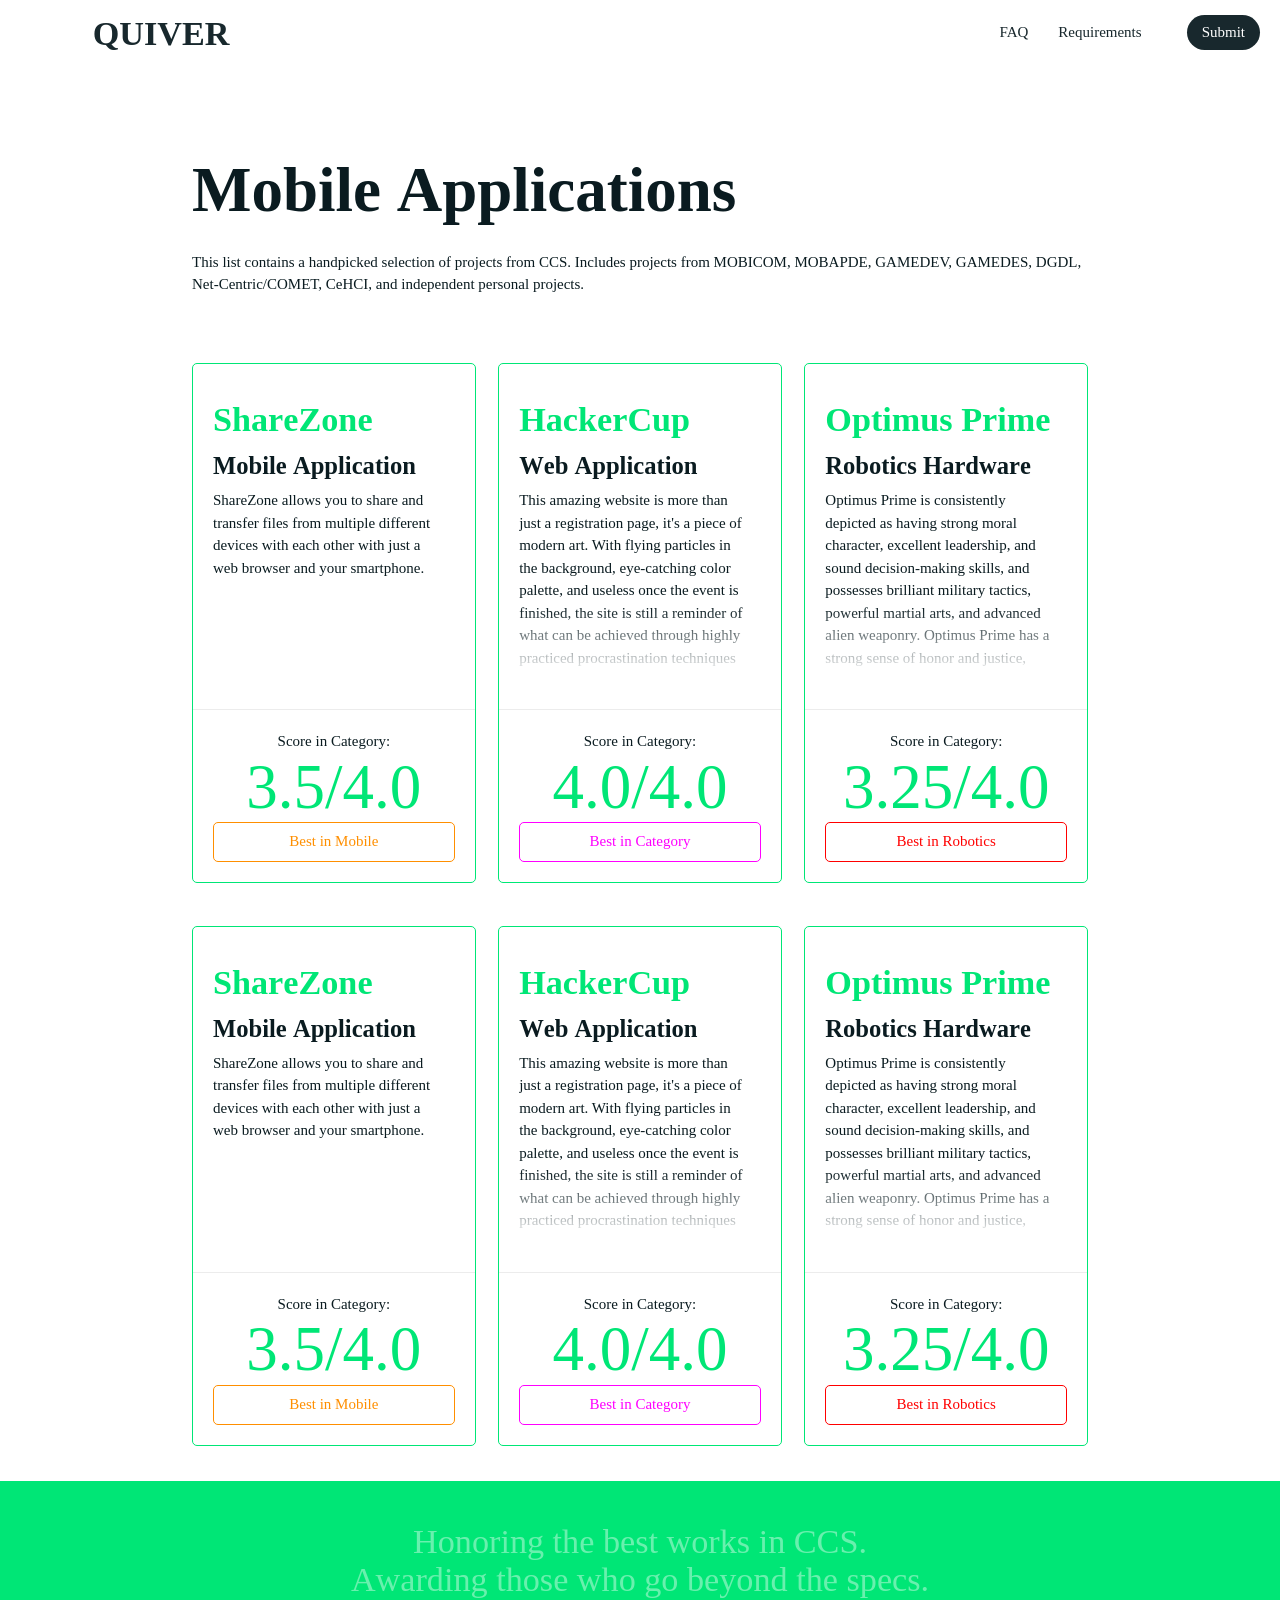
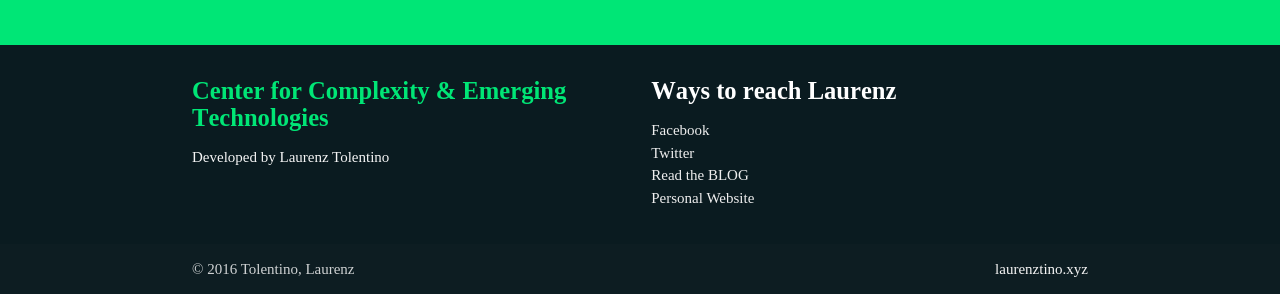
<file: static-site/sample-list.html>
<!-- 
    Developed and designed by: Laurenz T.
    email me @: laurenz@outlook.ph
    COLLEGE OF COMPUTER STUDIES
    COMPUTER SCIENCE - SOFTWARE TECHNOLOGY
    "Ang pusong nabiyak, madalas naninindak" #uselessQuotesNgBagongTaon #2016
-->
<html>
    <head>
        <title>Quiver | Sample </title>
        <!-- Google icons -->        
        <link href="https://fonts.googleapis.com/icon?family=Material+Icons" rel="stylesheet"/>                
        <!-- Fonts up up and away -->
        <link type="text/css" rel="stylesheet" href="css/fontpack.css"/>
        <!-- Materialize CSS Import -->
        <link type="text/css" rel="stylesheet" href="css/materialize.css"  media="screen,projection"/>	      
        <!-- Custom Stylesheet -->
        <link type="text/css" rel="stylesheet" href="css/styles-2.css"/>  
        <!-- 
            PLEASE UPDATE THE FAVICON FFS
        -->
        <link rel="icon" type="image/png" href="assets/img/hack2015-favicon.png">
        <!-- 
            Looks like you've skipped editing the FAVICON....
        -->
        <!-- jquery. It's here because it wants to be here. It doesn't have to listen to what you want. -->
        <script type="text/javascript" src="js/jquery-2.1.3.min.js"></script>                                      
        <!--Let browser know website is optimized for mobile-->
        <meta name="viewport" 
              content="width=device-width, initial-scale=1.0, maximum-scale=1.0, user-scalable=yes"/>    
        <style>
            p {
                font-size: 1em;
            }
        </style>
    </head>
    <!-- 
        Start of Body 
    -->
    <body class="">
        <!-- belowNav provides an effect for the nav bar-->        
        <!-- 
            NAVBAR 
        -->
        <nav class="white fixed nav" style="position: fixed; z-index: 99; padding-top: -2px; margin-top: -2px;">
            <div class="nav-wrapper nav">
                <!-- Left Part of the NavBar-->
                <div class="valign-wrapper pushleft-5p">
                    <a href="index.html">
                        <img src="assets/images/quiver-badge-only.png" class="valign moveLeft" style="width: 45px;">
                    </a>
                    <a href="index.html">
                        <h4 class="white-to-quiver valign pushleft-10p moveLeft" style="color: black;">
                            QUIVER
                        </h4>
                    </a>
                    <span class="right" style="position: absolute; right: 0px;">
                        <!-- Only visible when screensize is desktoplike or larger -->
                        <a href="#" data-activates="mobile-demo" class="button-collapse">
                            <i class="material-icons">
                                menu
                            </i>
                        </a>
                        <ul class="right hide-on-med-and-down" style="padding-right: 20px;">                            
                            <li class="moveLeft">
                                <a class="white-to-quiver " href="#">
                                    FAQ
                                </a>
                            </li>
                            <li class="moveLeft">
                                <a class="white-to-quiver " href="#">
                                    Requirements
                                </a>
                            </li>
                            <li>
                                <a id="submitBtn" href="mobile.html" class="quiver-green-text"
                                   style="border-radius: 40px; height: 35px; margin-top: 15px; line-height: 35px; color: white; background: #0a1b20;">
                                    Submit
                                </a>
                            </li>
                        </ul>
                    </span>
                </div>
                <!-- Only shown when screen size == mobile or similar-->                
                <ul class="side-nav" id="mobile-demo">
                    <li><a href="#">FAQ</a></li>
                    <li><a href="#">Requirements</a></li>
                    <li><a href="#">Submit</a></li>                
                </ul>
            </div>
        </nav>
        <!-- \NAVBAR -->        
        
        <!-- 
            MAIN CONTENT 
        -->                
        <!-- ABOVE THE FOLD -->
        <section id="Above-The-Fold">            
            <div class="windowheight">
                <div style="padding-top: 80px;">                
                    <div class="container">
                        <!-- SPACE --> <div class="pushdown-5p"></div>
                        <!-- Title of the list -->
                        <div>
                            <h1>
                                Mobile Applications
                            </h1>
                            <p>
                                This list contains a handpicked selection of projects from CCS. Includes projects from MOBICOM, MOBAPDE, GAMEDEV, GAMEDES, DGDL, Net-Centric/COMET, CeHCI, and independent personal projects.
                            </p>
                        </div>
                        <!-- SPACE --> <div class="pushdown-5p"></div>
                        <!-- /Title of the list -->
                        <!-- first row -->
                        <div class="row">
                            <!-- FIRST APP -->
                            <div class="col s12 m4">

                                <div class="card white app-card-plain" onclick="window.location='sample-proj.html'">
                                    <div class="card-content">
                                        <h4 class="green-text text-accent-3">
                                            ShareZone
                                        </h4>
                                        <h5>
                                            Mobile Application
                                        </h5>
                                        <!-- Short summary of what the app is about. Has an overflow effect when text is too long-->
                                        <div class="short-desc">
                                            <p style="width: 95%;">
                                                ShareZone allows you to share and transfer files from multiple different devices with each other with just a web browser and your smartphone.
                                            </p>
                                            <!-- overflow effect --><div class="overflow-white"></div>
                                        </div>
                                    </div>                            
                                    <div class="card-action score-in-card center">
                                        <span>
                                            Score in Category:
                                        </span>
                                        <!-- Scores -->
                                        <h1 class="sf-200 center green-text text-accent-3 no-margin">
                                            3.5/4.0
                                        </h1>
                                        <div class="cat mobile">
                                            Best in Mobile
                                        </div>
                                    </div>
                                </div>
                            </div>
                            <!-- SECOND APP -->
                            <div class="col s12 m4">
                                <div class="card white green-border app-card-plain"
                                     style="">
                                    <div class="card-content">
                                        <h4 class="green-text text-accent-3">
                                            HackerCup
                                        </h4>
                                        <h5>
                                            Web Application
                                        </h5>
                                        <!-- Short summary of what the app is about. Has an overflow effect when text is too long-->
                                        <div class="short-desc">
                                            <p style="width: 95%; position: relative; z-index: 3;">
                                                This amazing website is more than just a registration page, it's a piece of modern art. With flying particles in the background, eye-catching color palette, and useless once the event is finished, the site is still a reminder of what can be achieved through highly practiced procrastination techniques from one of the nation's best procrastinators.
                                            </p>
                                            <!-- overflow effect --><div class="overflow-white"></div>
                                        </div>
                                    </div>                            
                                    <div class="card-action score-in-card center">
                                        <span>
                                            Score in Category:
                                        </span>
                                        <!-- Scores -->
                                        <h1 class="sf-200 center green-text text-accent-3 no-margin">
                                            4.0/4.0
                                        </h1>
                                        <div class="cat web">
                                            Best in Category
                                        </div>
                                    </div>
                                </div>
                            </div>
                            <!-- THIRD APP -->
                            <div class="col s12 m4">
                                <div class="card white app-card-plain">
                                    <div class="card-content">
                                        <h4 class="green-text text-accent-3">
                                            Optimus Prime
                                        </h4>
                                        <h5>
                                            Robotics Hardware
                                        </h5>
                                        <!-- Short summary of what the app is about. Has an overflow effect when text is too long-->
                                        <div class="short-desc">
                                            <p style="width: 95%; position: relative; z-index: 3;">
                                                Optimus Prime is consistently depicted as having strong moral character, excellent leadership, and sound decision-making skills, and possesses brilliant military tactics, powerful martial arts, and advanced alien weaponry. Optimus Prime has a strong sense of honor and justice, being dedicated to building peaceful and mutually beneficial co-existence with humans, the protection of life and liberty of all sentient species.
                                            </p>
                                            <!-- overflow effect --><div class="overflow-white"></div>
                                        </div>

                                    </div>                            
                                    <div class="card-action score-in-card center">
                                        <span>
                                            Score in Category:
                                        </span>
                                        <!-- Scores -->
                                        <h1 class="sf-200 center green-text text-accent-3 no-margin">
                                            3.25/4.0
                                        </h1>
                                        <div class="cat robotics">
                                            Best in Robotics
                                        </div>
                                    </div>
                                </div>
                            </div>
                            <!-- / -->
                        </div>
                        <!-- /first row -->
                        <!-- second row -->
                        <div class="row">
                            <!-- FIRST APP -->
                            <div class="col s12 m4">

                                <div class="card white app-card-plain" onclick="window.location='sample-proj.html'">
                                    <div class="card-content">
                                        <h4 class="green-text text-accent-3">
                                            ShareZone
                                        </h4>
                                        <h5>
                                            Mobile Application
                                        </h5>
                                        <!-- Short summary of what the app is about. Has an overflow effect when text is too long-->
                                        <div class="short-desc">
                                            <p style="width: 95%;">
                                                ShareZone allows you to share and transfer files from multiple different devices with each other with just a web browser and your smartphone.
                                            </p>
                                            <!-- overflow effect --><div class="overflow-white"></div>
                                        </div>
                                    </div>                            
                                    <div class="card-action score-in-card center">
                                        <span>
                                            Score in Category:
                                        </span>
                                        <!-- Scores -->
                                        <h1 class="sf-200 center green-text text-accent-3 no-margin">
                                            3.5/4.0
                                        </h1>
                                        <div class="cat mobile">
                                            Best in Mobile
                                        </div>
                                    </div>
                                </div>
                            </div>
                            <!-- SECOND APP -->
                            <div class="col s12 m4">
                                <div class="card white green-border app-card-plain"
                                     style="">
                                    <div class="card-content">
                                        <h4 class="green-text text-accent-3">
                                            HackerCup
                                        </h4>
                                        <h5>
                                            Web Application
                                        </h5>
                                        <!-- Short summary of what the app is about. Has an overflow effect when text is too long-->
                                        <div class="short-desc">
                                            <p style="width: 95%; position: relative; z-index: 3;">
                                                This amazing website is more than just a registration page, it's a piece of modern art. With flying particles in the background, eye-catching color palette, and useless once the event is finished, the site is still a reminder of what can be achieved through highly practiced procrastination techniques from one of the nation's best procrastinators.
                                            </p>
                                            <!-- overflow effect --><div class="overflow-white"></div>
                                        </div>
                                    </div>                            
                                    <div class="card-action score-in-card center">
                                        <span>
                                            Score in Category:
                                        </span>
                                        <!-- Scores -->
                                        <h1 class="sf-200 center green-text text-accent-3 no-margin">
                                            4.0/4.0
                                        </h1>
                                        <div class="cat web">
                                            Best in Category
                                        </div>
                                    </div>
                                </div>
                            </div>
                            <!-- THIRD APP -->
                            <div class="col s12 m4">
                                <div class="card white app-card-plain">
                                    <div class="card-content">
                                        <h4 class="green-text text-accent-3">
                                            Optimus Prime
                                        </h4>
                                        <h5>
                                            Robotics Hardware
                                        </h5>
                                        <!-- Short summary of what the app is about. Has an overflow effect when text is too long-->
                                        <div class="short-desc">
                                            <p style="width: 95%; position: relative; z-index: 3;">
                                                Optimus Prime is consistently depicted as having strong moral character, excellent leadership, and sound decision-making skills, and possesses brilliant military tactics, powerful martial arts, and advanced alien weaponry. Optimus Prime has a strong sense of honor and justice, being dedicated to building peaceful and mutually beneficial co-existence with humans, the protection of life and liberty of all sentient species.
                                            </p>
                                            <!-- overflow effect --><div class="overflow-white"></div>
                                        </div>

                                    </div>                            
                                    <div class="card-action score-in-card center">
                                        <span>
                                            Score in Category:
                                        </span>
                                        <!-- Scores -->
                                        <h1 class="sf-200 center green-text text-accent-3 no-margin">
                                            3.25/4.0
                                        </h1>
                                        <div class="cat robotics">
                                            Best in Robotics
                                        </div>
                                    </div>
                                </div>
                            </div>
                            <!-- / -->
                        </div>
                        <!-- /second row -->
                    </div>
                </div>
            </div>
        </section>
        <!-- /ABOVE THE FOLD -->
        <!-- 
            \MAIN CONTENT 
        -->
        <!-- Random Section -->
        <section class="green accent-3">
            <!--SPACE--><div class="pushdown-2p"></div>
            <div class="container">
                <div class="row">
                    <div class="col s12 center">
                        <h4 class="green-text text-accent-2 sf-300">
                            Honoring the best works in CCS. <br>
                            Awarding those who go beyond the specs.
                        </h4>
                    </div>
                </div>
            </div>
            <!--SPACE--><div class="pushdown-1p"></div>
        </section>
        <!-- 
            FOOTER 
        -->
        <footer class="page-footer quiver-green no-margin">
            <div class="container">
                <div class="row">
                    <div class="col l6 s12">
                        <h5 class="green-text text-accent-3">
                            Center for Complexity & Emerging Technologies
                        </h5>
                        <p class="grey-text text-lighten-4">
                            Developed by Laurenz Tolentino
                        </p>
                    </div>
                    <div class="col l4 offset-l2 s12">
                        <h5 class="white-text">Ways to reach Laurenz</h5>
                        <ul>
                            <li><a class="grey-text text-lighten-3" href="https://www.facebook.com/laurenztino">Facebook</a></li>
                            <li><a class="grey-text text-lighten-3" href="https://www.twitter.com/renztino">Twitter</a></li>
                            <li><a class="grey-text text-lighten-3" href="http://blog.laurenztino.xyz">Read the BLOG</a></li>
                            <li><a class="grey-text text-lighten-3" href="http://laurenztino.xyz">Personal Website</a></li>
                        </ul>
                    </div>
                </div>
            </div>
            <div class="footer-copyright">
                <div class="container">
                    © 2016 Tolentino, Laurenz
                    <a class="grey-text text-lighten-4 right" href="http://laurenztino.xyz">laurenztino.xyz</a>
                </div>
            </div>
        </footer>
        <!-- 
            \FOOTER 
        -->
        
        <!-- 
            Script Start 
        -->
        <script type="text/javascript" src="js/materialize.js"></script>
        <script> 
            $(".button-collapse").sideNav();
        </script>
        <script type="text/javascript" src="js/laurenz.js"></script>
        <!-- Script for changing navbar color. I know it's primitive. -->
        <script>
            var a = $(".nav").offset().top + 200;

            $(document).scroll(function(){
                if($(this).scrollTop() > a)
                {   
                    $('.nav').css({"background":"rgb(10, 27, 32)"});
                    $('.white-to-quiver').css({"color":"white"});
                    $('#submitBtn').css({"color":"#0a1b20", "background":"#00e676"});
                    $('.moveLeft').css({"transform":"translate(0px,0px)", "transition":"transform 0.4s ease-in-out"});
                    
                } else {
                    $('.nav').css({"background":"white"});
                    $('.white-to-quiver').css({"color":"#0a1b20"});
                    $('#submitBtn').css({"color":"white", "background":"#0a1b20"});
                    $('.moveLeft').css({"transform":"translate(-30px,0px)"});
                }
            });
        </script>
        <script src="js/typed.js"></script>
        
        <script>            
          $(function(){
              $(".element").typed({                
                  strings: ["the norm.", "tradition.", "the specs.", "laziness.", "expectations.", "the typical."],
                  typeSpeed: 30,
                  loop: true,
                  showCursor: false,
                  backDelay: 800
              });
          });
        </script>  
    </body>
</html>
</file>
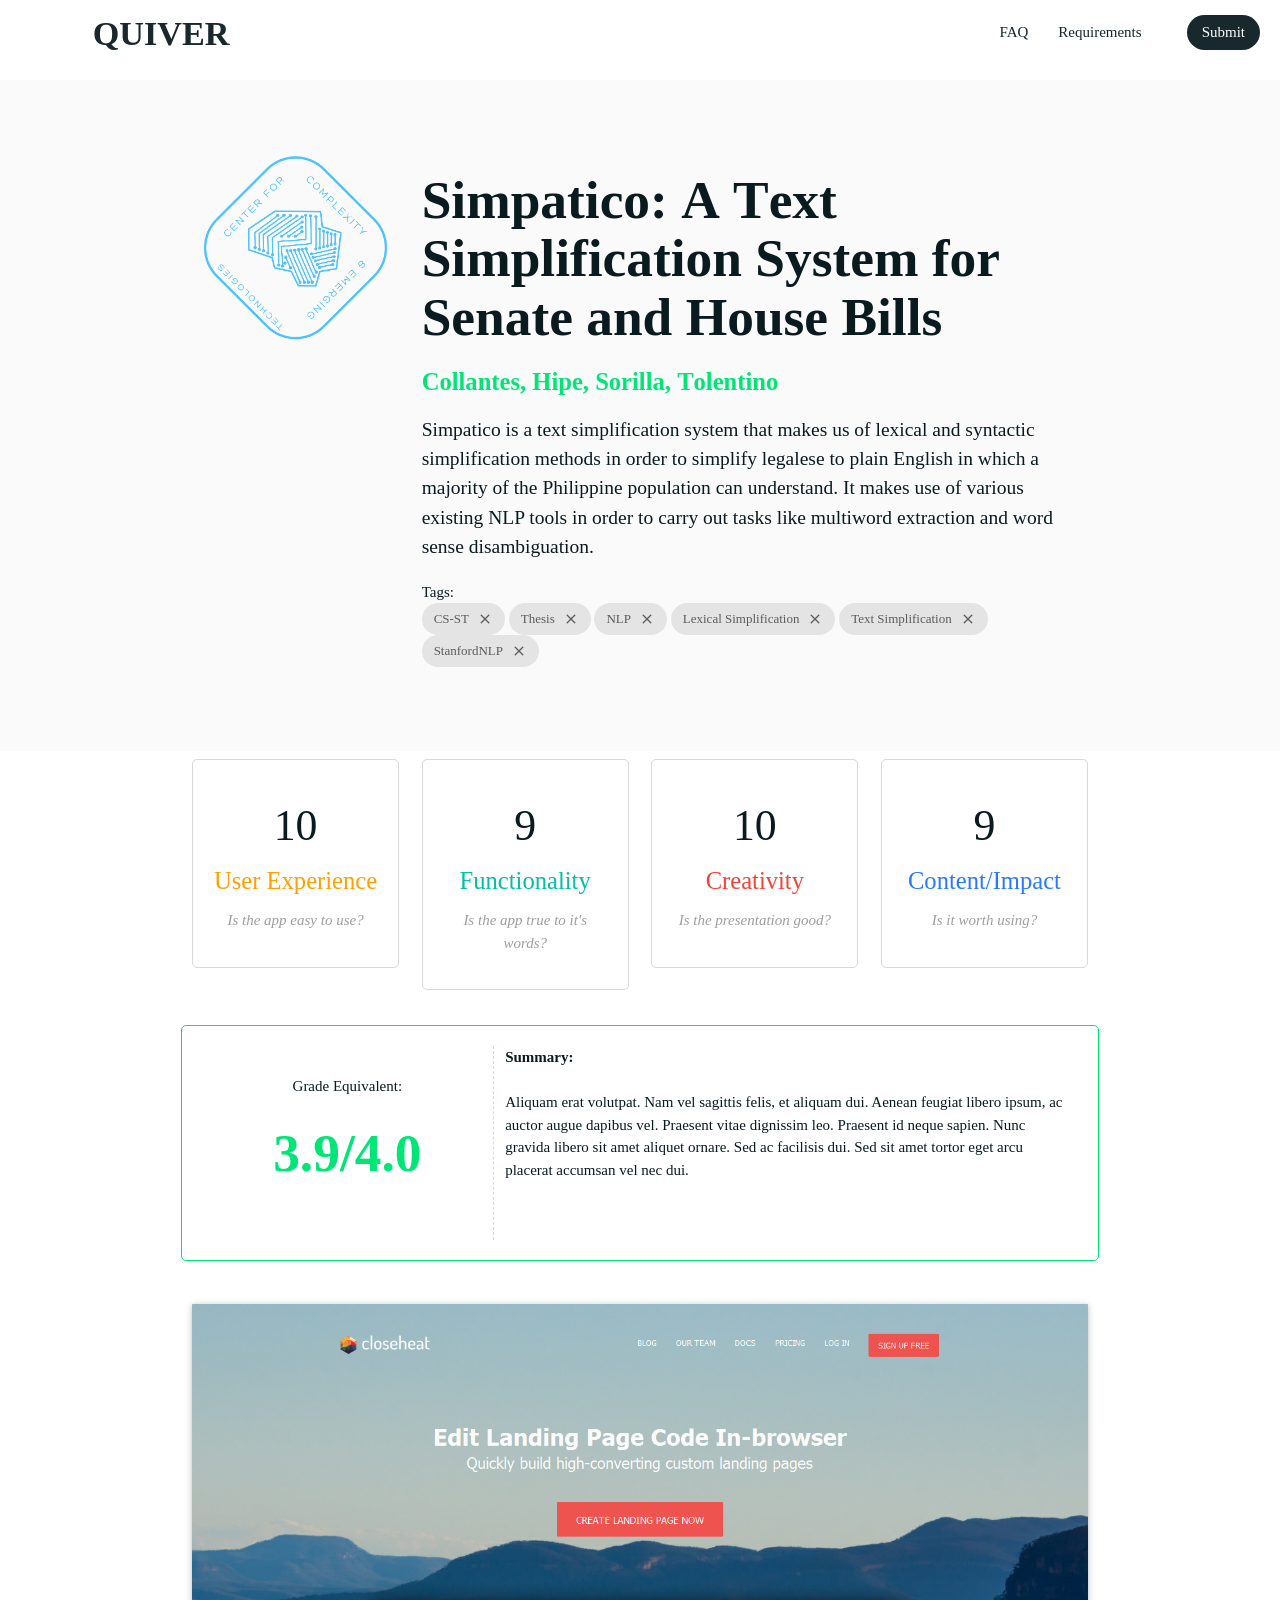
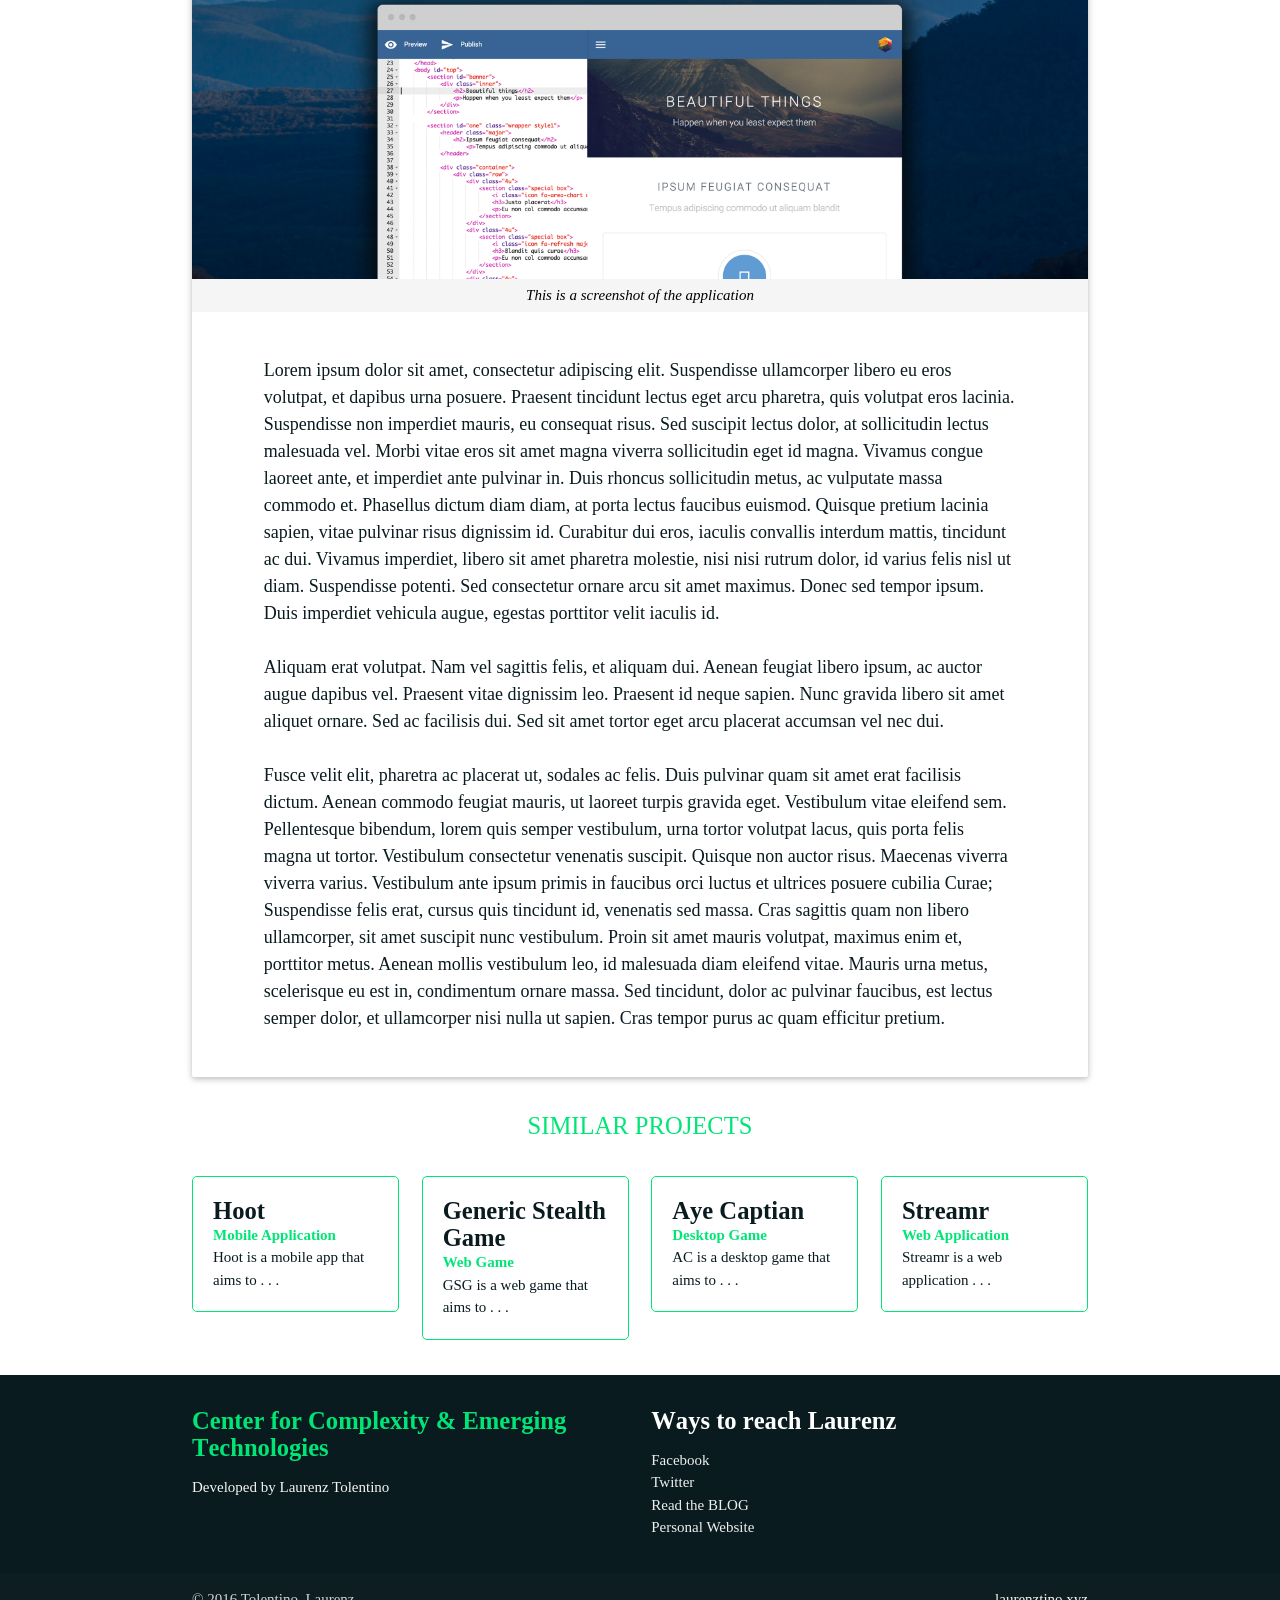
<file: static-site/sample-proj.html>
<!-- 
    Developed and designed by: Laurenz T.
    email me @: laurenz@outlook.ph
    COLLEGE OF COMPUTER STUDIES
    COMPUTER SCIENCE - SOFTWARE TECHNOLOGY
    "Ang pusong nabiyak, madalas naninindak" #uselessQuotesNgBagongTaon #2016
-->
<html>
    <head>
        <title>Quiver | Sample </title>
        <!-- Google icons -->        
        <link href="https://fonts.googleapis.com/icon?family=Material+Icons" rel="stylesheet"/>                
        <!-- Fonts up up and away -->
        <link type="text/css" rel="stylesheet" href="css/fontpack.css"/>
        <!-- Materialize CSS Import -->
        <link type="text/css" rel="stylesheet" href="css/materialize.css"  media="screen,projection"/>	      
        <!-- Custom Stylesheet -->
        <link type="text/css" rel="stylesheet" href="css/styles-2.css"/>  
        <!-- 
            PLEASE UPDATE THE FAVICON FFS
        -->
        <link rel="icon" type="image/png" href="assets/img/hack2015-favicon.png">
        <!-- 
            Looks like you've skipped editing the FAVICON....
        -->
        <!-- jquery. It's here because it wants to be here. It doesn't have to listen to what you want. -->
        <script type="text/javascript" src="js/jquery-2.1.3.min.js"></script>                                      
        <!--Let browser know website is optimized for mobile-->
        <meta name="viewport" 
              content="width=device-width, initial-scale=1.0, maximum-scale=1.0, user-scalable=yes"/>    
        <style>
            p {
                font-size: 1em;
            }
        </style>
    </head>
    <!-- 
        Start of Body 
    -->
    <body class="">
        <!-- belowNav provides an effect for the nav bar-->        
        <!-- 
            NAVBAR 
        -->
        <nav class="white fixed nav" style="position: fixed; z-index: 99; padding-top: -2px; margin-top: -2px;">
            <div class="nav-wrapper nav">
                <!-- Left Part of the NavBar-->
                <div class="valign-wrapper pushleft-5p">
                    <a href="index.html">
                        <img src="assets/images/quiver-badge-only.png" class="valign moveLeft" style="width: 45px;">
                    </a>
                    <a href="index.html">
                        <h4 class="white-to-quiver valign pushleft-10p moveLeft" style="color: black;">
                            QUIVER
                        </h4>
                    </a>
                    <span class="right" style="position: absolute; right: 0px;">
                        <!-- Only visible when screensize is desktoplike or larger -->
                        <a href="#" data-activates="mobile-demo" class="button-collapse">
                            <i class="material-icons">
                                menu
                            </i>
                        </a>
                        <ul class="right hide-on-med-and-down" style="padding-right: 20px;">                            
                            <li class="moveLeft">
                                <a class="white-to-quiver " href="#">
                                    FAQ
                                </a>
                            </li>
                            <li class="moveLeft">
                                <a class="white-to-quiver " href="#">
                                    Requirements
                                </a>
                            </li>
                            <li>
                                <a id="submitBtn" href="mobile.html" class="quiver-green-text"
                                   style="border-radius: 40px; height: 35px; margin-top: 15px; line-height: 35px; color: white; background: #0a1b20;">
                                    Submit
                                </a>
                            </li>
                        </ul>
                    </span>
                </div>
                <!-- Only shown when screen size == mobile or similar-->                
                <ul class="side-nav" id="mobile-demo">
                    <li><a href="#">FAQ</a></li>
                    <li><a href="#">Requirements</a></li>
                    <li><a href="#">Submit</a></li>                
                </ul>
            </div>
        </nav>
        <!-- \NAVBAR -->        
        
        <!-- 
            MAIN CONTENT 
        -->            
        <!-- Title, Logo, and Description  -->
        <section class="" style="padding-top: 80px;">
            <div class="grey lighten-5">
                <!-- SPACE --> <div class="pushdown-5p"></div>
                <div class="">
                    <div class="container">
                        <div class="row">
                            <!-- Logo -->
                            <div class="col s12 m3">
                                <div class="center">
                                    <img class="image-proj-logo" src="assets/images/HIPSTER-BLUE.png">
                                </div>
                            </div>
                            <!-- Title and description -->
                            <div class="col s12 m9">
                                <div id="proj-title">
                                    <h2>
                                        Simpatico:
                                        A Text Simplification System for Senate and House Bills
                                    </h2>
                                </div>
                                <!-- Team Members or Team Name-->
                                <div id="proj-team">
                                    <h5 class="green-text text-accent-3">
                                        Collantes, Hipe, Sorilla, Tolentino
                                    </h5>
                                </div>
                                <div id="proj-abstract">
                                    <p>
                                        Simpatico is a text simplification system that makes us of lexical and syntactic simplification methods in order to simplify legalese to plain English in which a majority of the Philippine population can understand. It makes use of various existing NLP tools in order to carry out tasks like multiword extraction and word sense disambiguation. 
                                    </p>
                                </div>
                                <!-- Tags Area -->
                                <div class="">
                                    Tags:
                                    <div class="black-text">
                                        <div class="chip">
                                            CS-ST
                                            <i class="material-icons">close</i>
                                        </div>
                                        <span class="chip">
                                            Thesis
                                            <i class="material-icons">close</i>
                                        </span>
                                        <span class="chip">
                                            NLP
                                            <i class="material-icons">close</i>
                                        </span>
                                        <span class="chip">
                                            Lexical Simplification
                                            <i class="material-icons">close</i>
                                        </span>
                                        <span class="chip">
                                            Text Simplification
                                            <i class="material-icons">close</i>
                                        </span>
                                        <span class="chip">
                                            StanfordNLP
                                            <i class="material-icons">close</i>
                                        </span>
                                    </div>
                                </div>
                            </div>
                            <!-- /Title and description -->                            
                        </div>
                    </div>
                </div>
                <!-- SPACE --> <div class="pushdown-5p"></div>
            </div>
        </section>
        <!-- /Title, Logo, and Description  -->
        <!-- Ratings -->
        <section>
            <div class="container">
                <!-- Score Breakdown -->
                <div id="score-breakdown" class="row">
                    <div class="col s3">
                        <div class="card-panel grey-border center">
                            <h3 class="sf-300">
                                10
                            </h3>
                            <h5 class="amber-text text-darken-2 sf-300">
                                User Experience
                            </h5>
                            <p class="grey-text">
                                <i>
                                    Is the app easy to use?
                                </i>
                            </p>
                        </div>
                    </div>
                    <div class="col s3">
                        <div class="card-panel grey-border center">                            
                            <h3 class="sf-300">
                                9
                            </h3>
                            <h5 class="teal-text text-accent-4 sf-300">
                                Functionality
                            </h5>
                            <p class="grey-text">
                                <i>
                                    Is the app true to it's words?
                                </i>
                            </p>
                        </div>
                    </div>
                    <div class="col s3">
                        <div class="card-panel grey-border center">
                            <h3 class="sf-300">
                                10
                            </h3>
                            <h5 class="red-text sf-300">
                                Creativity
                            </h5>
                            <p class="grey-text">
                                <i>
                                    Is the presentation good?
                                </i>
                            </p>
                        </div>
                    </div>
                    <div class="col s3">
                        <div class="card-panel grey-border center">
                            <h3 class="sf-300">
                                9
                            </h3>
                            <h5 class="blue-text text-accent-3 sf-300">
                                Content/Impact
                            </h5>                            
                            <p class="grey-text">
                                <i>
                                    Is it worth using?
                                </i>
                            </p>
                        </div>
                    </div>
                </div>
                <!-- Score aggregate -->
                <div class="row">
                    <div class="card green-border">
                        <div class="card-content">
                            <div class="row no-margin">
                                <!-- Final Score -->
                                <div class="col s12 m4 border-right-grey">
                                    <div class="center">
                                        <!-- -->
                                        <div class="card-panel white-border">
                                            <span>Grade Equivalent:</span>
                                            <h2 class="green-text text-accent-3 ">
                                                3.9/4.0
                                            </h2>
                                        </div>
                                    </div>
                                </div>
                                <!-- Summary -->
                                <div class="col s12 m8">
                                    <p>
                                        <b>
                                            Summary:
                                            <br>
                                            <br>
                                        </b>
                                        Aliquam erat volutpat. Nam vel sagittis felis, et aliquam dui. Aenean feugiat libero ipsum, ac auctor augue dapibus vel. Praesent vitae dignissim leo. Praesent id neque sapien. Nunc gravida libero sit amet aliquet ornare. Sed ac facilisis dui. Sed sit amet tortor eget arcu placerat accumsan vel nec dui.
                                    </p>
                                </div>
                            </div>
                        </div>
                    </div>
                </div>
            </div>
        </section>
        <!-- /Ratings -->
        <section class="">
            <div>                
                <div class="container">
                    <!-- Main Project -->
                    <div class="row">
                        <!-- App Screens and Descriptions -->
                        <div class="col s12">
                            <div class="card whited-border">
                                <div class="card-image">
                                    <img src="assets/images/closeheat.png" class="image-fit-width">
                                    <div>
                                        <p class="image-caption">
                                            <i>
                                                This is a screenshot of the application
                                            </i>
                                        </p>
                                    </div>
                                </div>
                                <div class="card-content"
                                     style="font-size: 1.2em; padding: 5% 8% 5% 8%;">
                                    <p>
                                    Lorem ipsum dolor sit amet, consectetur adipiscing elit. Suspendisse ullamcorper libero eu eros volutpat, et dapibus urna posuere. Praesent tincidunt lectus eget arcu pharetra, quis volutpat eros lacinia. Suspendisse non imperdiet mauris, eu consequat risus. Sed suscipit lectus dolor, at sollicitudin lectus malesuada vel. Morbi vitae eros sit amet magna viverra sollicitudin eget id magna. Vivamus congue laoreet ante, et imperdiet ante pulvinar in. Duis rhoncus sollicitudin metus, ac vulputate massa commodo et. Phasellus dictum diam diam, at porta lectus faucibus euismod. Quisque pretium lacinia sapien, vitae pulvinar risus dignissim id. Curabitur dui eros, iaculis convallis interdum mattis, tincidunt ac dui. Vivamus imperdiet, libero sit amet pharetra molestie, nisi nisi rutrum dolor, id varius felis nisl ut diam. Suspendisse potenti. Sed consectetur ornare arcu sit amet maximus. Donec sed tempor ipsum. Duis imperdiet vehicula augue, egestas porttitor velit iaculis id.
                                    <br>
                                    <br>
                                    Aliquam erat volutpat. Nam vel sagittis felis, et aliquam dui. Aenean feugiat libero ipsum, ac auctor augue dapibus vel. Praesent vitae dignissim leo. Praesent id neque sapien. Nunc gravida libero sit amet aliquet ornare. Sed ac facilisis dui. Sed sit amet tortor eget arcu placerat accumsan vel nec dui.
                                    <br>
                                    <br>
                                    Fusce velit elit, pharetra ac placerat ut, sodales ac felis. Duis pulvinar quam sit amet erat facilisis dictum. Aenean commodo feugiat mauris, ut laoreet turpis gravida eget. Vestibulum vitae eleifend sem. Pellentesque bibendum, lorem quis semper vestibulum, urna tortor volutpat lacus, quis porta felis magna ut tortor. Vestibulum consectetur venenatis suscipit. Quisque non auctor risus. Maecenas viverra viverra varius. Vestibulum ante ipsum primis in faucibus orci luctus et ultrices posuere cubilia Curae; Suspendisse felis erat, cursus quis tincidunt id, venenatis sed massa. Cras sagittis quam non libero ullamcorper, sit amet suscipit nunc vestibulum. Proin sit amet mauris volutpat, maximus enim et, porttitor metus. Aenean mollis vestibulum leo, id malesuada diam eleifend vitae. Mauris urna metus, scelerisque eu est in, condimentum ornare massa. Sed tincidunt, dolor ac pulvinar faucibus, est lectus semper dolor, et ullamcorper nisi nulla ut sapien. Cras tempor purus ac quam efficitur pretium.
                                    </p>
                                </div>
                            </div>
                            <!-- /App screens and descriptions -->
                        </div>                        
                    </div>
                    <!-- /Main Project -->
                    <!-- Related -->
                    <div class="row hide-on-small-only">
                        <div class="row">
                            <h5 class="center sf-300 green-text text-accent-3">
                                SIMILAR PROJECTS
                            </h5>
                        </div>
                        <div class="col s3">
                            <div class="card green-border">
                                <div class="card-content">
                                    <h5 class="no-margin">
                                        Hoot
                                    </h5>
                                    <p class="sf-900 green-text text-accent-3">
                                        Mobile Application <br>
                                    </p>
                                    <p>
                                        Hoot is a mobile app that aims to  . . . 
                                    </p>
                                </div>
                            </div>
                        </div>
                        <div class="col s3">
                            <div class="card green-border">
                                <div class="card-content">
                                    <h5 class="no-margin">
                                        Generic Stealth Game
                                    </h5>
                                    <p class="sf-900 green-text text-accent-3">
                                        Web Game <br>
                                    </p>
                                    <p>
                                        GSG is a web game that aims to  . . . 
                                    </p>
                                </div>
                            </div>
                        </div>
                        <div class="col s3">
                            <div class="card green-border">
                                <div class="card-content">
                                    <h5 class="no-margin">
                                        Aye Captian
                                    </h5>
                                    <p class="sf-900 green-text text-accent-3">
                                        Desktop Game <br>
                                    </p>
                                    <p>
                                        AC is a desktop game that aims to  . . . 
                                    </p>
                                </div>
                            </div>
                        </div>
                        <div class="col s3">
                            <div class="card green-border">
                                <div class="card-content">
                                    <h5 class="no-margin">
                                        Streamr
                                    </h5>
                                    <p class="sf-900 green-text text-accent-3">
                                        Web Application <br>
                                    </p>
                                    <p>
                                        Streamr is a web application . . .
                                    </p>
                                </div>
                            </div>
                        </div>
                        
                    </div>
                </div>
            </div>
        </section>
        <!-- 
            FOOTER 
        -->
        <footer class="page-footer quiver-green no-margin">
            <div class="container">
                <div class="row">
                    <div class="col l6 s12">
                        <h5 class="green-text text-accent-3">
                            Center for Complexity & Emerging Technologies
                        </h5>
                        <p class="grey-text text-lighten-4">
                            Developed by Laurenz Tolentino
                        </p>
                    </div>
                    <div class="col l4 offset-l2 s12">
                        <h5 class="white-text">Ways to reach Laurenz</h5>
                        <ul>
                            <li><a class="grey-text text-lighten-3" href="https://www.facebook.com/laurenztino">Facebook</a></li>
                            <li><a class="grey-text text-lighten-3" href="https://www.twitter.com/renztino">Twitter</a></li>
                            <li><a class="grey-text text-lighten-3" href="http://blog.laurenztino.xyz">Read the BLOG</a></li>
                            <li><a class="grey-text text-lighten-3" href="http://laurenztino.xyz">Personal Website</a></li>
                        </ul>
                    </div>
                </div>
            </div>
            <div class="footer-copyright">
                <div class="container">
                    © 2016 Tolentino, Laurenz
                    <a class="grey-text text-lighten-4 right" href="http://laurenztino.xyz">laurenztino.xyz</a>
                </div>
            </div>
        </footer>
        <!-- 
            \FOOTER 
        -->
        
        <!-- 
            Script Start 
        -->
        <script type="text/javascript" src="js/materialize.js"></script>
        <script> 
            $(".button-collapse").sideNav();
        </script>
        <script type="text/javascript" src="js/laurenz.js"></script>
        <!-- Script for changing navbar color. I know it's primitive. -->
        <script>
            var a = $(".nav").offset().top + 200;

            $(document).scroll(function(){
                if($(this).scrollTop() > a)
                {   
                    $('.nav').css({"background":"rgb(10, 27, 32)"});
                    $('.white-to-quiver').css({"color":"white"});
                    $('#submitBtn').css({"color":"#0a1b20", "background":"#00e676"});
                    $('.moveLeft').css({"transform":"translate(0px,0px)", "transition":"transform 0.4s ease-in-out"});
                    
                } else {
                    $('.nav').css({"background":"white"});
                    $('.white-to-quiver').css({"color":"#0a1b20"});
                    $('#submitBtn').css({"color":"white", "background":"#0a1b20"});
                    $('.moveLeft').css({"transform":"translate(-30px,0px)"});
                }
            });
        </script>
        <script src="js/typed.js"></script>
        
        
    </body>
</html>
</file>
<file: static-site/css/fontpack.css>
/**
    AUTHOR: Laurenz
    CONTACT: laurenz@outlook.ph

    Directions: 
    - - Simply use this CSS file instead of flooding your <head> with a bunch of font calls.
    - - After that, just add some tags as a class.
*/

/**
 * http://applemusic.tumblr.com/
 * https://jsfiddle.net/xq56dmrh/
 */

/** Ultra Light */
@font-face {
  font-family: "San Francisco";
  font-weight: 100;
  src: url("https://applesocial.s3.amazonaws.com/assets/styles/fonts/sanfrancisco/sanfranciscodisplay-ultralight-webfont.woff");
}

/** Thin */
@font-face {
  font-family: "San Francisco";
  font-weight: 200;
  src: url("https://applesocial.s3.amazonaws.com/assets/styles/fonts/sanfrancisco/sanfranciscodisplay-thin-webfont.woff");
}

/** Regular */
@font-face {
  font-family: "San Francisco";
  font-weight: 400;
  src: url("https://applesocial.s3.amazonaws.com/assets/styles/fonts/sanfrancisco/sanfranciscodisplay-regular-webfont.woff");
}

/** Medium */
@font-face {
  font-family: "San Francisco";
  font-weight: 500;
  src: url("https://applesocial.s3.amazonaws.com/assets/styles/fonts/sanfrancisco/sanfranciscodisplay-medium-webfont.woff");
}

/** Semi Bold */
@font-face {
  font-family: "San Francisco";
  font-weight: 600;
  src: url("https://applesocial.s3.amazonaws.com/assets/styles/fonts/sanfrancisco/sanfranciscodisplay-semibold-webfont.woff");
}

/** Bold */ 
@font-face {
  font-family: "San Francisco";
  font-weight: 700;
  src: url("https://applesocial.s3.amazonaws.com/assets/styles/fonts/sanfrancisco/sanfranciscodisplay-bold-webfont.woff");
}

/*
    Lora font download below from Google
*/

/* cyrillic */
@font-face {
  font-family: 'Lora';
  font-style: normal;
  font-weight: 400;
  src: local('Lora'), local('Lora-Regular'), url(https://fonts.gstatic.com/s/lora/v9/XXbc_aQtUtjJrkp7pYGEKhTbgVql8nDJpwnrE27mub0.woff2) format('woff2');
  unicode-range: U+0400-045F, U+0490-0491, U+04B0-04B1, U+2116;
}
/* latin-ext */
@font-face {
  font-family: 'Lora';
  font-style: normal;
  font-weight: 400;
  src: local('Lora'), local('Lora-Regular'), url(https://fonts.gstatic.com/s/lora/v9/tHQOv8O1rd82EIrTHlzvmhTbgVql8nDJpwnrE27mub0.woff2) format('woff2');
  unicode-range: U+0100-024F, U+1E00-1EFF, U+20A0-20AB, U+20AD-20CF, U+2C60-2C7F, U+A720-A7FF;
}
/* latin */
@font-face {
  font-family: 'Lora';
  font-style: normal;
  font-weight: 400;
  src: local('Lora'), local('Lora-Regular'), url(https://fonts.gstatic.com/s/lora/v9/rAXKWvABQNHjPUk26ixVvvesZW2xOQ-xsNqO47m55DA.woff2) format('woff2');
  unicode-range: U+0000-00FF, U+0131, U+0152-0153, U+02C6, U+02DA, U+02DC, U+2000-206F, U+2074, U+20AC, U+2212, U+2215, U+E0FF, U+EFFD, U+F000;
}
/* cyrillic */
@font-face {
  font-family: 'Lora';
  font-style: normal;
  font-weight: 700;
  src: local('Lora Bold'), local('Lora-Bold'), url(https://fonts.gstatic.com/s/lora/v9/yNp9UcngimMxgyQxKMt1QVKPGs1ZzpMvnHX-7fPOuAc.woff2) format('woff2');
  unicode-range: U+0400-045F, U+0490-0491, U+04B0-04B1, U+2116;
}
/* latin-ext */
@font-face {
  font-family: 'Lora';
  font-style: normal;
  font-weight: 700;
  src: local('Lora Bold'), local('Lora-Bold'), url(https://fonts.gstatic.com/s/lora/v9/sNDli5YcfijR40K0xz3mZVKPGs1ZzpMvnHX-7fPOuAc.woff2) format('woff2');
  unicode-range: U+0100-024F, U+1E00-1EFF, U+20A0-20AB, U+20AD-20CF, U+2C60-2C7F, U+A720-A7FF;
}
/* latin */
@font-face {
  font-family: 'Lora';
  font-style: normal;
  font-weight: 700;
  src: local('Lora Bold'), local('Lora-Bold'), url(https://fonts.gstatic.com/s/lora/v9/mlTYdpdDwCepOR2s5kS2CwLUuEpTyoUstqEm5AMlJo4.woff2) format('woff2');
  unicode-range: U+0000-00FF, U+0131, U+0152-0153, U+02C6, U+02DA, U+02DC, U+2000-206F, U+2074, U+20AC, U+2212, U+2215, U+E0FF, U+EFFD, U+F000;
}

/*
    Roboto font download from Google
*/

/* cyrillic-ext */
@font-face {
  font-family: 'Roboto';
  font-style: normal;
  font-weight: 100;
  src: local('Roboto Thin'), local('Roboto-Thin'), url(https://fonts.gstatic.com/s/roboto/v15/ty9dfvLAziwdqQ2dHoyjphkAz4rYn47Zy2rvigWQf6w.woff2) format('woff2');
  unicode-range: U+0460-052F, U+20B4, U+2DE0-2DFF, U+A640-A69F;
}
/* cyrillic */
@font-face {
  font-family: 'Roboto';
  font-style: normal;
  font-weight: 100;
  src: local('Roboto Thin'), local('Roboto-Thin'), url(https://fonts.gstatic.com/s/roboto/v15/frNV30OaYdlFRtH2VnZZdhkAz4rYn47Zy2rvigWQf6w.woff2) format('woff2');
  unicode-range: U+0400-045F, U+0490-0491, U+04B0-04B1, U+2116;
}
/* greek-ext */
@font-face {
  font-family: 'Roboto';
  font-style: normal;
  font-weight: 100;
  src: local('Roboto Thin'), local('Roboto-Thin'), url(https://fonts.gstatic.com/s/roboto/v15/gwVJDERN2Amz39wrSoZ7FxkAz4rYn47Zy2rvigWQf6w.woff2) format('woff2');
  unicode-range: U+1F00-1FFF;
}
/* greek */
@font-face {
  font-family: 'Roboto';
  font-style: normal;
  font-weight: 100;
  src: local('Roboto Thin'), local('Roboto-Thin'), url(https://fonts.gstatic.com/s/roboto/v15/aZMswpodYeVhtRvuABJWvBkAz4rYn47Zy2rvigWQf6w.woff2) format('woff2');
  unicode-range: U+0370-03FF;
}
/* vietnamese */
@font-face {
  font-family: 'Roboto';
  font-style: normal;
  font-weight: 100;
  src: local('Roboto Thin'), local('Roboto-Thin'), url(https://fonts.gstatic.com/s/roboto/v15/VvXUGKZXbHtX_S_VCTLpGhkAz4rYn47Zy2rvigWQf6w.woff2) format('woff2');
  unicode-range: U+0102-0103, U+1EA0-1EF1, U+20AB;
}
/* latin-ext */
@font-face {
  font-family: 'Roboto';
  font-style: normal;
  font-weight: 100;
  src: local('Roboto Thin'), local('Roboto-Thin'), url(https://fonts.gstatic.com/s/roboto/v15/e7MeVAyvogMqFwwl61PKhBkAz4rYn47Zy2rvigWQf6w.woff2) format('woff2');
  unicode-range: U+0100-024F, U+1E00-1EFF, U+20A0-20AB, U+20AD-20CF, U+2C60-2C7F, U+A720-A7FF;
}
/* latin */
@font-face {
  font-family: 'Roboto';
  font-style: normal;
  font-weight: 100;
  src: local('Roboto Thin'), local('Roboto-Thin'), url(https://fonts.gstatic.com/s/roboto/v15/2tsd397wLxj96qwHyNIkxHYhjbSpvc47ee6xR_80Hnw.woff2) format('woff2');
  unicode-range: U+0000-00FF, U+0131, U+0152-0153, U+02C6, U+02DA, U+02DC, U+2000-206F, U+2074, U+20AC, U+2212, U+2215, U+E0FF, U+EFFD, U+F000;
}
/* cyrillic-ext */
@font-face {
  font-family: 'Roboto';
  font-style: normal;
  font-weight: 300;
  src: local('Roboto Light'), local('Roboto-Light'), url(https://fonts.gstatic.com/s/roboto/v15/0eC6fl06luXEYWpBSJvXCIX0hVgzZQUfRDuZrPvH3D8.woff2) format('woff2');
  unicode-range: U+0460-052F, U+20B4, U+2DE0-2DFF, U+A640-A69F;
}
/* cyrillic */
@font-face {
  font-family: 'Roboto';
  font-style: normal;
  font-weight: 300;
  src: local('Roboto Light'), local('Roboto-Light'), url(https://fonts.gstatic.com/s/roboto/v15/Fl4y0QdOxyyTHEGMXX8kcYX0hVgzZQUfRDuZrPvH3D8.woff2) format('woff2');
  unicode-range: U+0400-045F, U+0490-0491, U+04B0-04B1, U+2116;
}
/* greek-ext */
@font-face {
  font-family: 'Roboto';
  font-style: normal;
  font-weight: 300;
  src: local('Roboto Light'), local('Roboto-Light'), url(https://fonts.gstatic.com/s/roboto/v15/-L14Jk06m6pUHB-5mXQQnYX0hVgzZQUfRDuZrPvH3D8.woff2) format('woff2');
  unicode-range: U+1F00-1FFF;
}
/* greek */
@font-face {
  font-family: 'Roboto';
  font-style: normal;
  font-weight: 300;
  src: local('Roboto Light'), local('Roboto-Light'), url(https://fonts.gstatic.com/s/roboto/v15/I3S1wsgSg9YCurV6PUkTOYX0hVgzZQUfRDuZrPvH3D8.woff2) format('woff2');
  unicode-range: U+0370-03FF;
}
/* vietnamese */
@font-face {
  font-family: 'Roboto';
  font-style: normal;
  font-weight: 300;
  src: local('Roboto Light'), local('Roboto-Light'), url(https://fonts.gstatic.com/s/roboto/v15/NYDWBdD4gIq26G5XYbHsFIX0hVgzZQUfRDuZrPvH3D8.woff2) format('woff2');
  unicode-range: U+0102-0103, U+1EA0-1EF1, U+20AB;
}
/* latin-ext */
@font-face {
  font-family: 'Roboto';
  font-style: normal;
  font-weight: 300;
  src: local('Roboto Light'), local('Roboto-Light'), url(https://fonts.gstatic.com/s/roboto/v15/Pru33qjShpZSmG3z6VYwnYX0hVgzZQUfRDuZrPvH3D8.woff2) format('woff2');
  unicode-range: U+0100-024F, U+1E00-1EFF, U+20A0-20AB, U+20AD-20CF, U+2C60-2C7F, U+A720-A7FF;
}
/* latin */
@font-face {
  font-family: 'Roboto';
  font-style: normal;
  font-weight: 300;
  src: local('Roboto Light'), local('Roboto-Light'), url(https://fonts.gstatic.com/s/roboto/v15/Hgo13k-tfSpn0qi1SFdUfZBw1xU1rKptJj_0jans920.woff2) format('woff2');
  unicode-range: U+0000-00FF, U+0131, U+0152-0153, U+02C6, U+02DA, U+02DC, U+2000-206F, U+2074, U+20AC, U+2212, U+2215, U+E0FF, U+EFFD, U+F000;
}
/* cyrillic-ext */
@font-face {
  font-family: 'Roboto';
  font-style: normal;
  font-weight: 400;
  src: local('Roboto'), local('Roboto-Regular'), url(https://fonts.gstatic.com/s/roboto/v15/sTdaA6j0Psb920Vjv-mrzH-_kf6ByYO6CLYdB4HQE-Y.woff2) format('woff2');
  unicode-range: U+0460-052F, U+20B4, U+2DE0-2DFF, U+A640-A69F;
}
/* cyrillic */
@font-face {
  font-family: 'Roboto';
  font-style: normal;
  font-weight: 400;
  src: local('Roboto'), local('Roboto-Regular'), url(https://fonts.gstatic.com/s/roboto/v15/uYECMKoHcO9x1wdmbyHIm3-_kf6ByYO6CLYdB4HQE-Y.woff2) format('woff2');
  unicode-range: U+0400-045F, U+0490-0491, U+04B0-04B1, U+2116;
}
/* greek-ext */
@font-face {
  font-family: 'Roboto';
  font-style: normal;
  font-weight: 400;
  src: local('Roboto'), local('Roboto-Regular'), url(https://fonts.gstatic.com/s/roboto/v15/tnj4SB6DNbdaQnsM8CFqBX-_kf6ByYO6CLYdB4HQE-Y.woff2) format('woff2');
  unicode-range: U+1F00-1FFF;
}
/* greek */
@font-face {
  font-family: 'Roboto';
  font-style: normal;
  font-weight: 400;
  src: local('Roboto'), local('Roboto-Regular'), url(https://fonts.gstatic.com/s/roboto/v15/_VYFx-s824kXq_Ul2BHqYH-_kf6ByYO6CLYdB4HQE-Y.woff2) format('woff2');
  unicode-range: U+0370-03FF;
}
/* vietnamese */
@font-face {
  font-family: 'Roboto';
  font-style: normal;
  font-weight: 400;
  src: local('Roboto'), local('Roboto-Regular'), url(https://fonts.gstatic.com/s/roboto/v15/NJ4vxlgWwWbEsv18dAhqnn-_kf6ByYO6CLYdB4HQE-Y.woff2) format('woff2');
  unicode-range: U+0102-0103, U+1EA0-1EF1, U+20AB;
}
/* latin-ext */
@font-face {
  font-family: 'Roboto';
  font-style: normal;
  font-weight: 400;
  src: local('Roboto'), local('Roboto-Regular'), url(https://fonts.gstatic.com/s/roboto/v15/Ks_cVxiCiwUWVsFWFA3Bjn-_kf6ByYO6CLYdB4HQE-Y.woff2) format('woff2');
  unicode-range: U+0100-024F, U+1E00-1EFF, U+20A0-20AB, U+20AD-20CF, U+2C60-2C7F, U+A720-A7FF;
}
/* latin */
@font-face {
  font-family: 'Roboto';
  font-style: normal;
  font-weight: 400;
  src: local('Roboto'), local('Roboto-Regular'), url(https://fonts.gstatic.com/s/roboto/v15/oMMgfZMQthOryQo9n22dcuvvDin1pK8aKteLpeZ5c0A.woff2) format('woff2');
  unicode-range: U+0000-00FF, U+0131, U+0152-0153, U+02C6, U+02DA, U+02DC, U+2000-206F, U+2074, U+20AC, U+2212, U+2215, U+E0FF, U+EFFD, U+F000;
}
/* cyrillic-ext */
@font-face {
  font-family: 'Roboto';
  font-style: normal;
  font-weight: 500;
  src: local('Roboto Medium'), local('Roboto-Medium'), url(https://fonts.gstatic.com/s/roboto/v15/ZLqKeelYbATG60EpZBSDy4X0hVgzZQUfRDuZrPvH3D8.woff2) format('woff2');
  unicode-range: U+0460-052F, U+20B4, U+2DE0-2DFF, U+A640-A69F;
}
/* cyrillic */
@font-face {
  font-family: 'Roboto';
  font-style: normal;
  font-weight: 500;
  src: local('Roboto Medium'), local('Roboto-Medium'), url(https://fonts.gstatic.com/s/roboto/v15/oHi30kwQWvpCWqAhzHcCSIX0hVgzZQUfRDuZrPvH3D8.woff2) format('woff2');
  unicode-range: U+0400-045F, U+0490-0491, U+04B0-04B1, U+2116;
}
/* greek-ext */
@font-face {
  font-family: 'Roboto';
  font-style: normal;
  font-weight: 500;
  src: local('Roboto Medium'), local('Roboto-Medium'), url(https://fonts.gstatic.com/s/roboto/v15/rGvHdJnr2l75qb0YND9NyIX0hVgzZQUfRDuZrPvH3D8.woff2) format('woff2');
  unicode-range: U+1F00-1FFF;
}
/* greek */
@font-face {
  font-family: 'Roboto';
  font-style: normal;
  font-weight: 500;
  src: local('Roboto Medium'), local('Roboto-Medium'), url(https://fonts.gstatic.com/s/roboto/v15/mx9Uck6uB63VIKFYnEMXrYX0hVgzZQUfRDuZrPvH3D8.woff2) format('woff2');
  unicode-range: U+0370-03FF;
}
/* vietnamese */
@font-face {
  font-family: 'Roboto';
  font-style: normal;
  font-weight: 500;
  src: local('Roboto Medium'), local('Roboto-Medium'), url(https://fonts.gstatic.com/s/roboto/v15/mbmhprMH69Zi6eEPBYVFhYX0hVgzZQUfRDuZrPvH3D8.woff2) format('woff2');
  unicode-range: U+0102-0103, U+1EA0-1EF1, U+20AB;
}
/* latin-ext */
@font-face {
  font-family: 'Roboto';
  font-style: normal;
  font-weight: 500;
  src: local('Roboto Medium'), local('Roboto-Medium'), url(https://fonts.gstatic.com/s/roboto/v15/oOeFwZNlrTefzLYmlVV1UIX0hVgzZQUfRDuZrPvH3D8.woff2) format('woff2');
  unicode-range: U+0100-024F, U+1E00-1EFF, U+20A0-20AB, U+20AD-20CF, U+2C60-2C7F, U+A720-A7FF;
}
/* latin */
@font-face {
  font-family: 'Roboto';
  font-style: normal;
  font-weight: 500;
  src: local('Roboto Medium'), local('Roboto-Medium'), url(https://fonts.gstatic.com/s/roboto/v15/RxZJdnzeo3R5zSexge8UUZBw1xU1rKptJj_0jans920.woff2) format('woff2');
  unicode-range: U+0000-00FF, U+0131, U+0152-0153, U+02C6, U+02DA, U+02DC, U+2000-206F, U+2074, U+20AC, U+2212, U+2215, U+E0FF, U+EFFD, U+F000;
}
/* cyrillic-ext */
@font-face {
  font-family: 'Roboto';
  font-style: normal;
  font-weight: 700;
  src: local('Roboto Bold'), local('Roboto-Bold'), url(https://fonts.gstatic.com/s/roboto/v15/77FXFjRbGzN4aCrSFhlh3oX0hVgzZQUfRDuZrPvH3D8.woff2) format('woff2');
  unicode-range: U+0460-052F, U+20B4, U+2DE0-2DFF, U+A640-A69F;
}
/* cyrillic */
@font-face {
  font-family: 'Roboto';
  font-style: normal;
  font-weight: 700;
  src: local('Roboto Bold'), local('Roboto-Bold'), url(https://fonts.gstatic.com/s/roboto/v15/isZ-wbCXNKAbnjo6_TwHToX0hVgzZQUfRDuZrPvH3D8.woff2) format('woff2');
  unicode-range: U+0400-045F, U+0490-0491, U+04B0-04B1, U+2116;
}
/* greek-ext */
@font-face {
  font-family: 'Roboto';
  font-style: normal;
  font-weight: 700;
  src: local('Roboto Bold'), local('Roboto-Bold'), url(https://fonts.gstatic.com/s/roboto/v15/UX6i4JxQDm3fVTc1CPuwqoX0hVgzZQUfRDuZrPvH3D8.woff2) format('woff2');
  unicode-range: U+1F00-1FFF;
}
/* greek */
@font-face {
  font-family: 'Roboto';
  font-style: normal;
  font-weight: 700;
  src: local('Roboto Bold'), local('Roboto-Bold'), url(https://fonts.gstatic.com/s/roboto/v15/jSN2CGVDbcVyCnfJfjSdfIX0hVgzZQUfRDuZrPvH3D8.woff2) format('woff2');
  unicode-range: U+0370-03FF;
}
/* vietnamese */
@font-face {
  font-family: 'Roboto';
  font-style: normal;
  font-weight: 700;
  src: local('Roboto Bold'), local('Roboto-Bold'), url(https://fonts.gstatic.com/s/roboto/v15/PwZc-YbIL414wB9rB1IAPYX0hVgzZQUfRDuZrPvH3D8.woff2) format('woff2');
  unicode-range: U+0102-0103, U+1EA0-1EF1, U+20AB;
}
/* latin-ext */
@font-face {
  font-family: 'Roboto';
  font-style: normal;
  font-weight: 700;
  src: local('Roboto Bold'), local('Roboto-Bold'), url(https://fonts.gstatic.com/s/roboto/v15/97uahxiqZRoncBaCEI3aW4X0hVgzZQUfRDuZrPvH3D8.woff2) format('woff2');
  unicode-range: U+0100-024F, U+1E00-1EFF, U+20A0-20AB, U+20AD-20CF, U+2C60-2C7F, U+A720-A7FF;
}
/* latin */
@font-face {
  font-family: 'Roboto';
  font-style: normal;
  font-weight: 700;
  src: local('Roboto Bold'), local('Roboto-Bold'), url(https://fonts.gstatic.com/s/roboto/v15/d-6IYplOFocCacKzxwXSOJBw1xU1rKptJj_0jans920.woff2) format('woff2');
  unicode-range: U+0000-00FF, U+0131, U+0152-0153, U+02C6, U+02DA, U+02DC, U+2000-206F, U+2074, U+20AC, U+2212, U+2215, U+E0FF, U+EFFD, U+F000;
}
/* cyrillic-ext */
@font-face {
  font-family: 'Roboto';
  font-style: normal;
  font-weight: 900;
  src: local('Roboto Black'), local('Roboto-Black'), url(https://fonts.gstatic.com/s/roboto/v15/s7gftie1JANC-QmDJvMWZoX0hVgzZQUfRDuZrPvH3D8.woff2) format('woff2');
  unicode-range: U+0460-052F, U+20B4, U+2DE0-2DFF, U+A640-A69F;
}
/* cyrillic */
@font-face {
  font-family: 'Roboto';
  font-style: normal;
  font-weight: 900;
  src: local('Roboto Black'), local('Roboto-Black'), url(https://fonts.gstatic.com/s/roboto/v15/3Y_xCyt7TNunMGg0Et2pnoX0hVgzZQUfRDuZrPvH3D8.woff2) format('woff2');
  unicode-range: U+0400-045F, U+0490-0491, U+04B0-04B1, U+2116;
}
/* greek-ext */
@font-face {
  font-family: 'Roboto';
  font-style: normal;
  font-weight: 900;
  src: local('Roboto Black'), local('Roboto-Black'), url(https://fonts.gstatic.com/s/roboto/v15/WeQRRE07FDkIrr29oHQgHIX0hVgzZQUfRDuZrPvH3D8.woff2) format('woff2');
  unicode-range: U+1F00-1FFF;
}
/* greek */
@font-face {
  font-family: 'Roboto';
  font-style: normal;
  font-weight: 900;
  src: local('Roboto Black'), local('Roboto-Black'), url(https://fonts.gstatic.com/s/roboto/v15/jyIYROCkJM3gZ4KV00YXOIX0hVgzZQUfRDuZrPvH3D8.woff2) format('woff2');
  unicode-range: U+0370-03FF;
}
/* vietnamese */
@font-face {
  font-family: 'Roboto';
  font-style: normal;
  font-weight: 900;
  src: local('Roboto Black'), local('Roboto-Black'), url(https://fonts.gstatic.com/s/roboto/v15/phsu-QZXz1JBv0PbFoPmEIX0hVgzZQUfRDuZrPvH3D8.woff2) format('woff2');
  unicode-range: U+0102-0103, U+1EA0-1EF1, U+20AB;
}
/* latin-ext */
@font-face {
  font-family: 'Roboto';
  font-style: normal;
  font-weight: 900;
  src: local('Roboto Black'), local('Roboto-Black'), url(https://fonts.gstatic.com/s/roboto/v15/9_7S_tWeGDh5Pq3u05RVkoX0hVgzZQUfRDuZrPvH3D8.woff2) format('woff2');
  unicode-range: U+0100-024F, U+1E00-1EFF, U+20A0-20AB, U+20AD-20CF, U+2C60-2C7F, U+A720-A7FF;
}
/* latin */
@font-face {
  font-family: 'Roboto';
  font-style: normal;
  font-weight: 900;
  src: local('Roboto Black'), local('Roboto-Black'), url(https://fonts.gstatic.com/s/roboto/v15/mnpfi9pxYH-Go5UiibESIpBw1xU1rKptJj_0jans920.woff2) format('woff2');
  unicode-range: U+0000-00FF, U+0131, U+0152-0153, U+02C6, U+02DA, U+02DC, U+2000-206F, U+2074, U+20AC, U+2212, U+2215, U+E0FF, U+EFFD, U+F000;
}

/*
    Custom class calls for selected fonts
*/

.sf-900 {
    font-family: "San Francisco";
    font-weight: 900;
}

.sf-700 {
    font-family: "San Francisco";
    font-weight: 700;
}

.sf-400 {
    font-family: "San Francisco";
    font-weight: 400;
}

.sf-300 {
    font-family: "San Francisco" !important;
    font-weight: 300 !important;
}

.sf-200 {
    font-family: "San Francisco";
    font-weight: 200;
}

.lora-400{
    font-family: 'lora';
    font-weight: 400;
}
.lora-700{
    font-family: 'lora';
    font-weight: 700;
}

.make-thick {
    
    font-weight: 600;
    font-size: 10em;
    
}
.lora-400{
    font-family: 'lora';
    font-weight: 400;
}
.lora-700{
    font-family: 'lora';
    font-weight: 700;
}
.roboto-200{
    
    font-weight: 200;
}

.roboto-300{
    font-family: 'Roboto';
    font-weight: 300;
}

.roboto-400{
    font-family: 'Roboto';
    font-weight: 400;
}

.roboto-500{
    font-family: 'Roboto';
    font-weight: 500;
}

.roboto-700{
    font-family: 'Roboto';
    font-weight: 700;
}

.roboto-800{
    font-family: 'Roboto';
    font-weight: 800;
}
.roboto-900{
    font-family: 'Roboto';
    font-weight: 900;
}

/*
    Text Alignment
*/
.text-right{
    text-align: right !important;
}
</file>
<file: static-site/css/styles-2.css>
/*
    Native Elements ONLY
*/

body {
    font-family: "San Francisco" !important;
    font-weight: 400;
    background-position: center -20px;    
    color: 0A1B20;
}

h1, h2, h3, h4, h5, h6 {
    font-family: "San Francisco" !important;
    font-weight: 900;
    font-kerning: none;    
}

nav {
    box-shadow: 0 0 0 0 !important;
}

hr {    
    border-color: #b9f6ca !important;
}

p {
    font-size: 1.25em;
}

/*
    Pushdown - A lazy way to add padding-top on elements without creating a class for it or doing in-line style editing
*/
/* Downwards */
.pushdown-75px {
    padding-top: 75px;
}
.pushdown-50px {
    padding-top: 50px;
}
.pushdown-50p {
    padding-top: 50%;
}
.pushdown-40px {
    padding-top: 40px;
}
.pushdown-40p {
    padding-top: 40%;
}
.pushdown-30p {
    padding-top: 30%;
}
.pushdown-20p {
    padding-top: 20%;
}
.pushdown-20px {
    padding-top: 20px;
}
.pushdown-10p {
    padding-top: 10%;
}
.pushdown-15p {
    padding-top: 15%;
}
.pushdown-5p {
    padding-top: 5%;
}
.pushdown-2p {
    padding-top: 2%;
}
.pushdown-1p {
    padding-top: 1%;
}
/* Leftwards */
.pushleft-20p {
    padding-left: 20%;
}
.pushleft-10p {
    padding-left: 10%;
}
.pushleft-15p {
    padding-left: 15%;
}
.pushleft-5p {
    padding-left: 5%;
}
.pushleft-2p {
    padding-left: 2%;
}
.pushleft-1p {
    padding-left: 1%;
}
/*
    Sections
*/

#sec { 
    padding-top: 15%;
    padding-bottom: 15%;    
    vertical-align: middle; 
    position: relative;
    z-index: 2;
}

#above-fold {
    
    position: relative;
    z-index: 3;
}

#shayane {
    position: relative;
    height: inherit;
    width: inherit;
    z-index: 2;
    background-image: -o-linear-gradient(0deg,rgba(9, 15, 14, 0) 0%,rgba(9, 15, 14, 0.95) 45%,rgba(9, 15, 14, 0) 90%);
    background-image: -moz-linear-gradient(00deg,rgba(9, 15, 14, 0) 0%,rgba(9, 15, 14, 0.95) 45%,rgba(9, 15, 14, 0) 90%);
    
    background-image: -webkit-linear-gradient(0deg,rgba(10, 27, 32, 1) 0%,rgba(10, 27, 32, 1) 57%,rgba(10, 27, 32, 0) 100%);
    
    background-image: -ms-linear-gradient(90deg,rgba(9, 15, 14, 0) 0%,rgba(9, 15, 14, 0.95) 45%,rgba(9, 15, 14, 0) 90%);
    background-image: linear-gradient(90deg,rgb(10, 27, 32, 0) 0%,rgba(9, 15, 14, 0.95) 45%,rgba(9, 15, 14, 0) 90%);
}

/*
    Gradient Background Example
*/

#grad-bg {
    /*background: rgba(9, 15, 14, 0.95);*/    
    background-image: -o-linear-gradient(180deg,rgba(9, 15, 14, 0) 0%,rgba(9, 15, 14, 0.95) 45%,rgba(9, 15, 14, 0) 90%);
    background-image: -moz-linear-gradient(180deg,rgba(9, 15, 14, 0) 0%,rgba(9, 15, 14, 0.95) 45%,rgba(9, 15, 14, 0) 90%);
    background-image: -webkit-linear-gradient(180deg,rgba(9, 15, 14, 0) 0%,rgba(9, 15, 14, 0.95) 45%,rgba(9, 15, 14, 0) 90%);
    background-image: -ms-linear-gradient(180deg,rgba(9, 15, 14, 0) 0%,rgba(9, 15, 14, 0.95) 45%,rgba(9, 15, 14, 0) 90%);
    background-image: linear-gradient(180deg,rgba(9, 15, 14, 0) 0%,rgba(9, 15, 14, 0.95) 45%,rgba(9, 15, 14, 0) 90%);
}

/*
    Border quick settings - Lazy way to remove margins and paddings without adding new code
*/

.no-margin {
    margin: 0 !important;
}

.no-padding {
    padding: 0 !important;
}

/*
    PRIMARY NON-MATERIALIZE COLORS TO BE USED
*/

/* Quiver Colors */
.quiver-green {
    background: #0a1b20 !important;
}
.quiver-green-text {
    color: #0A1B20 !imkportant;
}
.quiver-accent {
    background: #66F46F !important;
}
.quiver-accent-text {
    color: #66F46F;
}
.comet-night {
    background: #1C2630;
}

.btn-border-only {
    /* Border */
    border: 1px solid;
    border-radius: 5px;
    /* Colors */
    background: white;
    border-color: #00E676;
    box-shadow: 0 0 0 0;
    /* Size & Position */
    height: 50px;
    line-height: 3.2;    
    
}

.btn-border-only:hover {
    /* Colors */
    background: #00E676;
    color: white !important;
    /* Fading transition */
    transition: background 0.5s color 0.5s;
}

/*
    Div edits
*/

.nav {
    opacity: 0.97;    
    transition: background 0.4s;
    box-shadow: 0 0 0 0 !important;
}

.nav h4 {
    color: white;    
    transition: color 0.35s;
}

.belowNav {
    position: fixed;
    top: 0px;
    left: 0px;
    z-index: 1;
    background: rgb(10, 27, 32);
    opacity: 1;
    height: 20px;
    width: 100%;
    
    filter: blur(5px);
    -webkit-filter: blur(20px);
}

.hr-green {
    border-top: 1px dashed;
    border-top-color: #69f0ae;
    width: 90%;
    height: 0px;
    align-content: center;
    
} 

.white-to-quiver {
    color: #0a1b20;
    transition: color 0.35s;
}

#submitBtn {
    transition: color 0.4s, background 0.4s;
}

.moveLeft {        
    transform: translate(-30px,0px);
    transition: transform 1s ease-in-out;
}

.bodyBGimage {    
    background-image: url(https://earnest-static-assets.s3.amazonaws.com/images/annual-report/confetti-background-final-c10b9a151a.png);
}

#Requirements {
    background-image: url(http://letters-inc.jp/wp-content/themes/g/img/top7@1x.png);
}

/* Required by Typed.js to have an animated cursor */

.typed-cursor{
    opacity: 1;
    -webkit-animation: blink 0.7s infinite;
    -moz-animation: blink 0.7s infinite;
    animation: blink 0.7s infinite;
}
@keyframes blink{
    0% { opacity:1; }
    50% { opacity:0; }
    100% { opacity:1; }
}
@-webkit-keyframes blink{
    0% { opacity:1; }
    50% { opacity:0; }
    100% { opacity:1; }
}
@-moz-keyframes blink{
    0% { opacity:1; }
    50% { opacity:0; }
    100% { opacity:1; }
}

/* CATEGORIES */

.cat {
    border: 1px solid;    
    height: 40px;    
    border-radius: 5px;
    padding: 7px 5px 5px 5px;
}

.cat.mobile {
    border-color: #ff8f00;
    color: #ff8f00;
}

.cat.web {
    border-color: magenta;
    color: magenta !important;
}

.cat.robotics {
    border-color: red;
    color: red !important;
}

.cat.pole-pos {
    border-color: blue;
    color: blue;
}

.cat.honorable-mention-light {
    border-color: white;
    color: white !important;
}


/* Card */

.green-border {
    /* Border */
    border: 1px solid;
    border-radius: 5px;
    /* Colors */    
    border-color: #00E676;
    box-shadow: 0 0 0 0;
    /* Size & Position */    
}

.white-border {
    /* Border */
    border: 1px solid;
    border-radius: 5px;
    /* Colors */    
    border-color: white;
    box-shadow: 0 0 0 0;
    /* Size & Position */      
}

.amber-border {
    /* Border */
    border: 1px solid;
    border-radius: 5px;
    /* Colors */    
    border-color: #ffc107;
    box-shadow: 0 0 0 0;
    /* Size & Position */    
}

.red-border {
    /* Border */
    border: 1px solid;
    border-radius: 5px;
    /* Colors */    
    border-color: #ff4d4d;
    box-shadow: 0 0 0 0;
    /* Size & Position */    
}

.grey-border {
    /* Border */
    border: 1px solid;
    border-radius: 5px;
    /* Colors */    
    border-color: #d8d8d8;
    box-shadow: 0 0 0 0;
    /* Size & Position */    
}

.white-border.dashed {
    border: 1px dashed;
}

.border-right-grey {
    border: 0;
    border-right: 1px dashed #d8d8d8;
}

.score-in-card {
    position: absolute;
    bottom: 0px; 
    width: 100%;
}

.short-desc {
    height: 180px;
    width: 100%;
    
    text-overflow: ellipsis;    
    overflow: hidden;    
}

.overflow-white {
    /* color */
    background: 
        linear-gradient(
            rgba(255, 255, 255, 0), 
            rgba(255, 255, 255, 1)
        );
    /* position */
    position: absolute;
    bottom: 205px; 
    left: 0px;
    z-index: 5;
    /* size */
    height: 70px;     
    width: inherit;
}

.app-card-plain {    
    /* Border */
    border: 1px solid;
    border-radius: 5px;
    /* Colors */
    background: white;
    border-color: rgb(0, 230, 118);
    box-shadow: 0 0 0 0;
    /* Size & Position */  
    height: 520px;
    cursor: pointer;        
}

.app-card-plain:hover {
    box-shadow: 0 20px 60px 1px #00E676;
}

/* images */

.image-bg-ad {
    background:
        linear-gradient( to bottom,
            rgba(1, 20, 1, 0.1), 
            rgba(1, 5, 3, 0.95)
        ), url('../assets/images/tablet.jpg');
    background-repeat: no-repeat;
    background-size: cover;
}

.image-bg-featured {
    background:
        linear-gradient( to left,
            rgba(0, 230, 118, 0.85), 
            rgba(0, 230, 118, 1)
        ), url('../assets/images/phone.gif');
    background-repeat: no-repeat;
    background-size: cover;
    color: white;
    transition: background 0.5s;
}

.image-bg-featured:hover {    
    transition: background 0.5s;
    background: linear-gradient( to left,
            rgba(0, 230, 118, 0.85), 
            rgba(0, 230, 118, 1)
        ), url('http://i.istockimg.com/file_thumbview_approve/21671140/6/stock-illustration-21671140-doodle-background.jpg');
    background-repeat: no-repeat;
    background-size: cover;
    
}

.image-fit-width {
    width: 100%;
}

.image-caption {    
    /* Positioning */
    margin: 0;
    padding: 5px 10px 5px 10px;
    /* Fonts */
    text-align: center;
    /* Colors */
    background: #f5f5f5;
    color: black;
}

/* Project Page */
#proj-abstract p{
    font-size: 1.3em;
    font-weight: 400;
}

.image-proj-logo {
    height: auto; width: 100%;
}

.criteria {
    font-size: 1.5em;
    font-weight: 800;
}

.score {
    font-size: 1.5em;
    font-weight: 800;
}

.bottom {
    position: absolute; 
    bottom: 0px; 
    width: 100%;
}
</file>
<file: css/fontpack.css>
/**
    AUTHOR: Laurenz
    CONTACT: laurenz@outlook.ph

    Directions: 
    - - Simply use this CSS file instead of flooding your <head> with a bunch of font calls.
    - - After that, just add some tags as a class.
*/

/**
 * http://applemusic.tumblr.com/
 * https://jsfiddle.net/xq56dmrh/
 */

/** Ultra Light */
@font-face {
  font-family: "San Francisco";
  font-weight: 100;
  src: url("https://applesocial.s3.amazonaws.com/assets/styles/fonts/sanfrancisco/sanfranciscodisplay-ultralight-webfont.woff");
}

/** Thin */
@font-face {
  font-family: "San Francisco";
  font-weight: 200;
  src: url("https://applesocial.s3.amazonaws.com/assets/styles/fonts/sanfrancisco/sanfranciscodisplay-thin-webfont.woff");
}

/** Regular */
@font-face {
  font-family: "San Francisco";
  font-weight: 400;
  src: url("https://applesocial.s3.amazonaws.com/assets/styles/fonts/sanfrancisco/sanfranciscodisplay-regular-webfont.woff");
}

/** Medium */
@font-face {
  font-family: "San Francisco";
  font-weight: 500;
  src: url("https://applesocial.s3.amazonaws.com/assets/styles/fonts/sanfrancisco/sanfranciscodisplay-medium-webfont.woff");
}

/** Semi Bold */
@font-face {
  font-family: "San Francisco";
  font-weight: 600;
  src: url("https://applesocial.s3.amazonaws.com/assets/styles/fonts/sanfrancisco/sanfranciscodisplay-semibold-webfont.woff");
}

/** Bold */ 
@font-face {
  font-family: "San Francisco";
  font-weight: 700;
  src: url("https://applesocial.s3.amazonaws.com/assets/styles/fonts/sanfrancisco/sanfranciscodisplay-bold-webfont.woff");
}

/*
    Lora font download below from Google
*/

/* cyrillic */
@font-face {
  font-family: 'Lora';
  font-style: normal;
  font-weight: 400;
  src: local('Lora'), local('Lora-Regular'), url(https://fonts.gstatic.com/s/lora/v9/XXbc_aQtUtjJrkp7pYGEKhTbgVql8nDJpwnrE27mub0.woff2) format('woff2');
  unicode-range: U+0400-045F, U+0490-0491, U+04B0-04B1, U+2116;
}
/* latin-ext */
@font-face {
  font-family: 'Lora';
  font-style: normal;
  font-weight: 400;
  src: local('Lora'), local('Lora-Regular'), url(https://fonts.gstatic.com/s/lora/v9/tHQOv8O1rd82EIrTHlzvmhTbgVql8nDJpwnrE27mub0.woff2) format('woff2');
  unicode-range: U+0100-024F, U+1E00-1EFF, U+20A0-20AB, U+20AD-20CF, U+2C60-2C7F, U+A720-A7FF;
}
/* latin */
@font-face {
  font-family: 'Lora';
  font-style: normal;
  font-weight: 400;
  src: local('Lora'), local('Lora-Regular'), url(https://fonts.gstatic.com/s/lora/v9/rAXKWvABQNHjPUk26ixVvvesZW2xOQ-xsNqO47m55DA.woff2) format('woff2');
  unicode-range: U+0000-00FF, U+0131, U+0152-0153, U+02C6, U+02DA, U+02DC, U+2000-206F, U+2074, U+20AC, U+2212, U+2215, U+E0FF, U+EFFD, U+F000;
}
/* cyrillic */
@font-face {
  font-family: 'Lora';
  font-style: normal;
  font-weight: 700;
  src: local('Lora Bold'), local('Lora-Bold'), url(https://fonts.gstatic.com/s/lora/v9/yNp9UcngimMxgyQxKMt1QVKPGs1ZzpMvnHX-7fPOuAc.woff2) format('woff2');
  unicode-range: U+0400-045F, U+0490-0491, U+04B0-04B1, U+2116;
}
/* latin-ext */
@font-face {
  font-family: 'Lora';
  font-style: normal;
  font-weight: 700;
  src: local('Lora Bold'), local('Lora-Bold'), url(https://fonts.gstatic.com/s/lora/v9/sNDli5YcfijR40K0xz3mZVKPGs1ZzpMvnHX-7fPOuAc.woff2) format('woff2');
  unicode-range: U+0100-024F, U+1E00-1EFF, U+20A0-20AB, U+20AD-20CF, U+2C60-2C7F, U+A720-A7FF;
}
/* latin */
@font-face {
  font-family: 'Lora';
  font-style: normal;
  font-weight: 700;
  src: local('Lora Bold'), local('Lora-Bold'), url(https://fonts.gstatic.com/s/lora/v9/mlTYdpdDwCepOR2s5kS2CwLUuEpTyoUstqEm5AMlJo4.woff2) format('woff2');
  unicode-range: U+0000-00FF, U+0131, U+0152-0153, U+02C6, U+02DA, U+02DC, U+2000-206F, U+2074, U+20AC, U+2212, U+2215, U+E0FF, U+EFFD, U+F000;
}

/*
    Roboto font download from Google
*/

/* cyrillic-ext */
@font-face {
  font-family: 'Roboto';
  font-style: normal;
  font-weight: 100;
  src: local('Roboto Thin'), local('Roboto-Thin'), url(https://fonts.gstatic.com/s/roboto/v15/ty9dfvLAziwdqQ2dHoyjphkAz4rYn47Zy2rvigWQf6w.woff2) format('woff2');
  unicode-range: U+0460-052F, U+20B4, U+2DE0-2DFF, U+A640-A69F;
}
/* cyrillic */
@font-face {
  font-family: 'Roboto';
  font-style: normal;
  font-weight: 100;
  src: local('Roboto Thin'), local('Roboto-Thin'), url(https://fonts.gstatic.com/s/roboto/v15/frNV30OaYdlFRtH2VnZZdhkAz4rYn47Zy2rvigWQf6w.woff2) format('woff2');
  unicode-range: U+0400-045F, U+0490-0491, U+04B0-04B1, U+2116;
}
/* greek-ext */
@font-face {
  font-family: 'Roboto';
  font-style: normal;
  font-weight: 100;
  src: local('Roboto Thin'), local('Roboto-Thin'), url(https://fonts.gstatic.com/s/roboto/v15/gwVJDERN2Amz39wrSoZ7FxkAz4rYn47Zy2rvigWQf6w.woff2) format('woff2');
  unicode-range: U+1F00-1FFF;
}
/* greek */
@font-face {
  font-family: 'Roboto';
  font-style: normal;
  font-weight: 100;
  src: local('Roboto Thin'), local('Roboto-Thin'), url(https://fonts.gstatic.com/s/roboto/v15/aZMswpodYeVhtRvuABJWvBkAz4rYn47Zy2rvigWQf6w.woff2) format('woff2');
  unicode-range: U+0370-03FF;
}
/* vietnamese */
@font-face {
  font-family: 'Roboto';
  font-style: normal;
  font-weight: 100;
  src: local('Roboto Thin'), local('Roboto-Thin'), url(https://fonts.gstatic.com/s/roboto/v15/VvXUGKZXbHtX_S_VCTLpGhkAz4rYn47Zy2rvigWQf6w.woff2) format('woff2');
  unicode-range: U+0102-0103, U+1EA0-1EF1, U+20AB;
}
/* latin-ext */
@font-face {
  font-family: 'Roboto';
  font-style: normal;
  font-weight: 100;
  src: local('Roboto Thin'), local('Roboto-Thin'), url(https://fonts.gstatic.com/s/roboto/v15/e7MeVAyvogMqFwwl61PKhBkAz4rYn47Zy2rvigWQf6w.woff2) format('woff2');
  unicode-range: U+0100-024F, U+1E00-1EFF, U+20A0-20AB, U+20AD-20CF, U+2C60-2C7F, U+A720-A7FF;
}
/* latin */
@font-face {
  font-family: 'Roboto';
  font-style: normal;
  font-weight: 100;
  src: local('Roboto Thin'), local('Roboto-Thin'), url(https://fonts.gstatic.com/s/roboto/v15/2tsd397wLxj96qwHyNIkxHYhjbSpvc47ee6xR_80Hnw.woff2) format('woff2');
  unicode-range: U+0000-00FF, U+0131, U+0152-0153, U+02C6, U+02DA, U+02DC, U+2000-206F, U+2074, U+20AC, U+2212, U+2215, U+E0FF, U+EFFD, U+F000;
}
/* cyrillic-ext */
@font-face {
  font-family: 'Roboto';
  font-style: normal;
  font-weight: 300;
  src: local('Roboto Light'), local('Roboto-Light'), url(https://fonts.gstatic.com/s/roboto/v15/0eC6fl06luXEYWpBSJvXCIX0hVgzZQUfRDuZrPvH3D8.woff2) format('woff2');
  unicode-range: U+0460-052F, U+20B4, U+2DE0-2DFF, U+A640-A69F;
}
/* cyrillic */
@font-face {
  font-family: 'Roboto';
  font-style: normal;
  font-weight: 300;
  src: local('Roboto Light'), local('Roboto-Light'), url(https://fonts.gstatic.com/s/roboto/v15/Fl4y0QdOxyyTHEGMXX8kcYX0hVgzZQUfRDuZrPvH3D8.woff2) format('woff2');
  unicode-range: U+0400-045F, U+0490-0491, U+04B0-04B1, U+2116;
}
/* greek-ext */
@font-face {
  font-family: 'Roboto';
  font-style: normal;
  font-weight: 300;
  src: local('Roboto Light'), local('Roboto-Light'), url(https://fonts.gstatic.com/s/roboto/v15/-L14Jk06m6pUHB-5mXQQnYX0hVgzZQUfRDuZrPvH3D8.woff2) format('woff2');
  unicode-range: U+1F00-1FFF;
}
/* greek */
@font-face {
  font-family: 'Roboto';
  font-style: normal;
  font-weight: 300;
  src: local('Roboto Light'), local('Roboto-Light'), url(https://fonts.gstatic.com/s/roboto/v15/I3S1wsgSg9YCurV6PUkTOYX0hVgzZQUfRDuZrPvH3D8.woff2) format('woff2');
  unicode-range: U+0370-03FF;
}
/* vietnamese */
@font-face {
  font-family: 'Roboto';
  font-style: normal;
  font-weight: 300;
  src: local('Roboto Light'), local('Roboto-Light'), url(https://fonts.gstatic.com/s/roboto/v15/NYDWBdD4gIq26G5XYbHsFIX0hVgzZQUfRDuZrPvH3D8.woff2) format('woff2');
  unicode-range: U+0102-0103, U+1EA0-1EF1, U+20AB;
}
/* latin-ext */
@font-face {
  font-family: 'Roboto';
  font-style: normal;
  font-weight: 300;
  src: local('Roboto Light'), local('Roboto-Light'), url(https://fonts.gstatic.com/s/roboto/v15/Pru33qjShpZSmG3z6VYwnYX0hVgzZQUfRDuZrPvH3D8.woff2) format('woff2');
  unicode-range: U+0100-024F, U+1E00-1EFF, U+20A0-20AB, U+20AD-20CF, U+2C60-2C7F, U+A720-A7FF;
}
/* latin */
@font-face {
  font-family: 'Roboto';
  font-style: normal;
  font-weight: 300;
  src: local('Roboto Light'), local('Roboto-Light'), url(https://fonts.gstatic.com/s/roboto/v15/Hgo13k-tfSpn0qi1SFdUfZBw1xU1rKptJj_0jans920.woff2) format('woff2');
  unicode-range: U+0000-00FF, U+0131, U+0152-0153, U+02C6, U+02DA, U+02DC, U+2000-206F, U+2074, U+20AC, U+2212, U+2215, U+E0FF, U+EFFD, U+F000;
}
/* cyrillic-ext */
@font-face {
  font-family: 'Roboto';
  font-style: normal;
  font-weight: 400;
  src: local('Roboto'), local('Roboto-Regular'), url(https://fonts.gstatic.com/s/roboto/v15/sTdaA6j0Psb920Vjv-mrzH-_kf6ByYO6CLYdB4HQE-Y.woff2) format('woff2');
  unicode-range: U+0460-052F, U+20B4, U+2DE0-2DFF, U+A640-A69F;
}
/* cyrillic */
@font-face {
  font-family: 'Roboto';
  font-style: normal;
  font-weight: 400;
  src: local('Roboto'), local('Roboto-Regular'), url(https://fonts.gstatic.com/s/roboto/v15/uYECMKoHcO9x1wdmbyHIm3-_kf6ByYO6CLYdB4HQE-Y.woff2) format('woff2');
  unicode-range: U+0400-045F, U+0490-0491, U+04B0-04B1, U+2116;
}
/* greek-ext */
@font-face {
  font-family: 'Roboto';
  font-style: normal;
  font-weight: 400;
  src: local('Roboto'), local('Roboto-Regular'), url(https://fonts.gstatic.com/s/roboto/v15/tnj4SB6DNbdaQnsM8CFqBX-_kf6ByYO6CLYdB4HQE-Y.woff2) format('woff2');
  unicode-range: U+1F00-1FFF;
}
/* greek */
@font-face {
  font-family: 'Roboto';
  font-style: normal;
  font-weight: 400;
  src: local('Roboto'), local('Roboto-Regular'), url(https://fonts.gstatic.com/s/roboto/v15/_VYFx-s824kXq_Ul2BHqYH-_kf6ByYO6CLYdB4HQE-Y.woff2) format('woff2');
  unicode-range: U+0370-03FF;
}
/* vietnamese */
@font-face {
  font-family: 'Roboto';
  font-style: normal;
  font-weight: 400;
  src: local('Roboto'), local('Roboto-Regular'), url(https://fonts.gstatic.com/s/roboto/v15/NJ4vxlgWwWbEsv18dAhqnn-_kf6ByYO6CLYdB4HQE-Y.woff2) format('woff2');
  unicode-range: U+0102-0103, U+1EA0-1EF1, U+20AB;
}
/* latin-ext */
@font-face {
  font-family: 'Roboto';
  font-style: normal;
  font-weight: 400;
  src: local('Roboto'), local('Roboto-Regular'), url(https://fonts.gstatic.com/s/roboto/v15/Ks_cVxiCiwUWVsFWFA3Bjn-_kf6ByYO6CLYdB4HQE-Y.woff2) format('woff2');
  unicode-range: U+0100-024F, U+1E00-1EFF, U+20A0-20AB, U+20AD-20CF, U+2C60-2C7F, U+A720-A7FF;
}
/* latin */
@font-face {
  font-family: 'Roboto';
  font-style: normal;
  font-weight: 400;
  src: local('Roboto'), local('Roboto-Regular'), url(https://fonts.gstatic.com/s/roboto/v15/oMMgfZMQthOryQo9n22dcuvvDin1pK8aKteLpeZ5c0A.woff2) format('woff2');
  unicode-range: U+0000-00FF, U+0131, U+0152-0153, U+02C6, U+02DA, U+02DC, U+2000-206F, U+2074, U+20AC, U+2212, U+2215, U+E0FF, U+EFFD, U+F000;
}
/* cyrillic-ext */
@font-face {
  font-family: 'Roboto';
  font-style: normal;
  font-weight: 500;
  src: local('Roboto Medium'), local('Roboto-Medium'), url(https://fonts.gstatic.com/s/roboto/v15/ZLqKeelYbATG60EpZBSDy4X0hVgzZQUfRDuZrPvH3D8.woff2) format('woff2');
  unicode-range: U+0460-052F, U+20B4, U+2DE0-2DFF, U+A640-A69F;
}
/* cyrillic */
@font-face {
  font-family: 'Roboto';
  font-style: normal;
  font-weight: 500;
  src: local('Roboto Medium'), local('Roboto-Medium'), url(https://fonts.gstatic.com/s/roboto/v15/oHi30kwQWvpCWqAhzHcCSIX0hVgzZQUfRDuZrPvH3D8.woff2) format('woff2');
  unicode-range: U+0400-045F, U+0490-0491, U+04B0-04B1, U+2116;
}
/* greek-ext */
@font-face {
  font-family: 'Roboto';
  font-style: normal;
  font-weight: 500;
  src: local('Roboto Medium'), local('Roboto-Medium'), url(https://fonts.gstatic.com/s/roboto/v15/rGvHdJnr2l75qb0YND9NyIX0hVgzZQUfRDuZrPvH3D8.woff2) format('woff2');
  unicode-range: U+1F00-1FFF;
}
/* greek */
@font-face {
  font-family: 'Roboto';
  font-style: normal;
  font-weight: 500;
  src: local('Roboto Medium'), local('Roboto-Medium'), url(https://fonts.gstatic.com/s/roboto/v15/mx9Uck6uB63VIKFYnEMXrYX0hVgzZQUfRDuZrPvH3D8.woff2) format('woff2');
  unicode-range: U+0370-03FF;
}
/* vietnamese */
@font-face {
  font-family: 'Roboto';
  font-style: normal;
  font-weight: 500;
  src: local('Roboto Medium'), local('Roboto-Medium'), url(https://fonts.gstatic.com/s/roboto/v15/mbmhprMH69Zi6eEPBYVFhYX0hVgzZQUfRDuZrPvH3D8.woff2) format('woff2');
  unicode-range: U+0102-0103, U+1EA0-1EF1, U+20AB;
}
/* latin-ext */
@font-face {
  font-family: 'Roboto';
  font-style: normal;
  font-weight: 500;
  src: local('Roboto Medium'), local('Roboto-Medium'), url(https://fonts.gstatic.com/s/roboto/v15/oOeFwZNlrTefzLYmlVV1UIX0hVgzZQUfRDuZrPvH3D8.woff2) format('woff2');
  unicode-range: U+0100-024F, U+1E00-1EFF, U+20A0-20AB, U+20AD-20CF, U+2C60-2C7F, U+A720-A7FF;
}
/* latin */
@font-face {
  font-family: 'Roboto';
  font-style: normal;
  font-weight: 500;
  src: local('Roboto Medium'), local('Roboto-Medium'), url(https://fonts.gstatic.com/s/roboto/v15/RxZJdnzeo3R5zSexge8UUZBw1xU1rKptJj_0jans920.woff2) format('woff2');
  unicode-range: U+0000-00FF, U+0131, U+0152-0153, U+02C6, U+02DA, U+02DC, U+2000-206F, U+2074, U+20AC, U+2212, U+2215, U+E0FF, U+EFFD, U+F000;
}
/* cyrillic-ext */
@font-face {
  font-family: 'Roboto';
  font-style: normal;
  font-weight: 700;
  src: local('Roboto Bold'), local('Roboto-Bold'), url(https://fonts.gstatic.com/s/roboto/v15/77FXFjRbGzN4aCrSFhlh3oX0hVgzZQUfRDuZrPvH3D8.woff2) format('woff2');
  unicode-range: U+0460-052F, U+20B4, U+2DE0-2DFF, U+A640-A69F;
}
/* cyrillic */
@font-face {
  font-family: 'Roboto';
  font-style: normal;
  font-weight: 700;
  src: local('Roboto Bold'), local('Roboto-Bold'), url(https://fonts.gstatic.com/s/roboto/v15/isZ-wbCXNKAbnjo6_TwHToX0hVgzZQUfRDuZrPvH3D8.woff2) format('woff2');
  unicode-range: U+0400-045F, U+0490-0491, U+04B0-04B1, U+2116;
}
/* greek-ext */
@font-face {
  font-family: 'Roboto';
  font-style: normal;
  font-weight: 700;
  src: local('Roboto Bold'), local('Roboto-Bold'), url(https://fonts.gstatic.com/s/roboto/v15/UX6i4JxQDm3fVTc1CPuwqoX0hVgzZQUfRDuZrPvH3D8.woff2) format('woff2');
  unicode-range: U+1F00-1FFF;
}
/* greek */
@font-face {
  font-family: 'Roboto';
  font-style: normal;
  font-weight: 700;
  src: local('Roboto Bold'), local('Roboto-Bold'), url(https://fonts.gstatic.com/s/roboto/v15/jSN2CGVDbcVyCnfJfjSdfIX0hVgzZQUfRDuZrPvH3D8.woff2) format('woff2');
  unicode-range: U+0370-03FF;
}
/* vietnamese */
@font-face {
  font-family: 'Roboto';
  font-style: normal;
  font-weight: 700;
  src: local('Roboto Bold'), local('Roboto-Bold'), url(https://fonts.gstatic.com/s/roboto/v15/PwZc-YbIL414wB9rB1IAPYX0hVgzZQUfRDuZrPvH3D8.woff2) format('woff2');
  unicode-range: U+0102-0103, U+1EA0-1EF1, U+20AB;
}
/* latin-ext */
@font-face {
  font-family: 'Roboto';
  font-style: normal;
  font-weight: 700;
  src: local('Roboto Bold'), local('Roboto-Bold'), url(https://fonts.gstatic.com/s/roboto/v15/97uahxiqZRoncBaCEI3aW4X0hVgzZQUfRDuZrPvH3D8.woff2) format('woff2');
  unicode-range: U+0100-024F, U+1E00-1EFF, U+20A0-20AB, U+20AD-20CF, U+2C60-2C7F, U+A720-A7FF;
}
/* latin */
@font-face {
  font-family: 'Roboto';
  font-style: normal;
  font-weight: 700;
  src: local('Roboto Bold'), local('Roboto-Bold'), url(https://fonts.gstatic.com/s/roboto/v15/d-6IYplOFocCacKzxwXSOJBw1xU1rKptJj_0jans920.woff2) format('woff2');
  unicode-range: U+0000-00FF, U+0131, U+0152-0153, U+02C6, U+02DA, U+02DC, U+2000-206F, U+2074, U+20AC, U+2212, U+2215, U+E0FF, U+EFFD, U+F000;
}
/* cyrillic-ext */
@font-face {
  font-family: 'Roboto';
  font-style: normal;
  font-weight: 900;
  src: local('Roboto Black'), local('Roboto-Black'), url(https://fonts.gstatic.com/s/roboto/v15/s7gftie1JANC-QmDJvMWZoX0hVgzZQUfRDuZrPvH3D8.woff2) format('woff2');
  unicode-range: U+0460-052F, U+20B4, U+2DE0-2DFF, U+A640-A69F;
}
/* cyrillic */
@font-face {
  font-family: 'Roboto';
  font-style: normal;
  font-weight: 900;
  src: local('Roboto Black'), local('Roboto-Black'), url(https://fonts.gstatic.com/s/roboto/v15/3Y_xCyt7TNunMGg0Et2pnoX0hVgzZQUfRDuZrPvH3D8.woff2) format('woff2');
  unicode-range: U+0400-045F, U+0490-0491, U+04B0-04B1, U+2116;
}
/* greek-ext */
@font-face {
  font-family: 'Roboto';
  font-style: normal;
  font-weight: 900;
  src: local('Roboto Black'), local('Roboto-Black'), url(https://fonts.gstatic.com/s/roboto/v15/WeQRRE07FDkIrr29oHQgHIX0hVgzZQUfRDuZrPvH3D8.woff2) format('woff2');
  unicode-range: U+1F00-1FFF;
}
/* greek */
@font-face {
  font-family: 'Roboto';
  font-style: normal;
  font-weight: 900;
  src: local('Roboto Black'), local('Roboto-Black'), url(https://fonts.gstatic.com/s/roboto/v15/jyIYROCkJM3gZ4KV00YXOIX0hVgzZQUfRDuZrPvH3D8.woff2) format('woff2');
  unicode-range: U+0370-03FF;
}
/* vietnamese */
@font-face {
  font-family: 'Roboto';
  font-style: normal;
  font-weight: 900;
  src: local('Roboto Black'), local('Roboto-Black'), url(https://fonts.gstatic.com/s/roboto/v15/phsu-QZXz1JBv0PbFoPmEIX0hVgzZQUfRDuZrPvH3D8.woff2) format('woff2');
  unicode-range: U+0102-0103, U+1EA0-1EF1, U+20AB;
}
/* latin-ext */
@font-face {
  font-family: 'Roboto';
  font-style: normal;
  font-weight: 900;
  src: local('Roboto Black'), local('Roboto-Black'), url(https://fonts.gstatic.com/s/roboto/v15/9_7S_tWeGDh5Pq3u05RVkoX0hVgzZQUfRDuZrPvH3D8.woff2) format('woff2');
  unicode-range: U+0100-024F, U+1E00-1EFF, U+20A0-20AB, U+20AD-20CF, U+2C60-2C7F, U+A720-A7FF;
}
/* latin */
@font-face {
  font-family: 'Roboto';
  font-style: normal;
  font-weight: 900;
  src: local('Roboto Black'), local('Roboto-Black'), url(https://fonts.gstatic.com/s/roboto/v15/mnpfi9pxYH-Go5UiibESIpBw1xU1rKptJj_0jans920.woff2) format('woff2');
  unicode-range: U+0000-00FF, U+0131, U+0152-0153, U+02C6, U+02DA, U+02DC, U+2000-206F, U+2074, U+20AC, U+2212, U+2215, U+E0FF, U+EFFD, U+F000;
}

/*
    Custom class calls for selected fonts
*/

.sf-900 {
    font-family: "San Francisco";
    font-weight: 900;
}

.sf-700 {
    font-family: "San Francisco";
    font-weight: 700;
}

.sf-400 {
    font-family: "San Francisco";
    font-weight: 400;
}

.sf-300 {
    font-family: "San Francisco" !important;
    font-weight: 300 !important;
}

.sf-200 {
    font-family: "San Francisco";
    font-weight: 200;
}

.lora-400{
    font-family: 'lora';
    font-weight: 400;
}
.lora-700{
    font-family: 'lora';
    font-weight: 700;
}

.make-thick {
    
    font-weight: 600;
    font-size: 10em;
    
}
.lora-400{
    font-family: 'lora';
    font-weight: 400;
}
.lora-700{
    font-family: 'lora';
    font-weight: 700;
}
.roboto-200{
    
    font-weight: 200;
}

.roboto-300{
    font-family: 'Roboto';
    font-weight: 300;
}

.roboto-400{
    font-family: 'Roboto';
    font-weight: 400;
}

.roboto-500{
    font-family: 'Roboto';
    font-weight: 500;
}

.roboto-700{
    font-family: 'Roboto';
    font-weight: 700;
}

.roboto-800{
    font-family: 'Roboto';
    font-weight: 800;
}
.roboto-900{
    font-family: 'Roboto';
    font-weight: 900;
}

/*
    Text Alignment
*/
.text-right{
    text-align: right !important;
}
</file>
<file: css/styles-2.css>
/*
    Native Elements ONLY
*/
body {
  font-family: "San Francisco" !important;
  font-weight: 400;
  background-position: center -20px;
  color: 0A1B20; }

h1, h2, h3, h4, h5, h6 {
  font-family: "San Francisco" !important;
  font-weight: 900;
  font-kerning: none; }

nav {
  box-shadow: 0 0 0 0 !important; }

hr {
  border-color: #b9f6ca !important; }

p {
  font-size: 1.25em; }

/*
    Pushdown - A lazy way to add padding-top on elements without creating a class for it or doing in-line style editing
*/
/* Downwards */
.pushdown-75px {
  padding-top: 75px; }

.pushdown-50px {
  padding-top: 50px; }

.pushdown-50p {
  padding-top: 50%; }

.pushdown-40px {
  padding-top: 40px; }

.pushdown-40p {
  padding-top: 40%; }

.pushdown-30p {
  padding-top: 30%; }

.pushdown-20p {
  padding-top: 20%; }

.pushdown-20px {
  padding-top: 20px; }

.pushdown-10p {
  padding-top: 10%; }

.pushdown-15p {
  padding-top: 15%; }

.pushdown-5p {
  padding-top: 5%; }

.pushdown-2p {
  padding-top: 2%; }

.pushdown-1p {
  padding-top: 1%; }

/* Leftwards */
.pushleft-20p {
  padding-left: 20%; }

.pushleft-10p {
  padding-left: 10%; }

.pushleft-15p {
  padding-left: 15%; }

.pushleft-5p {
  padding-left: 5%; }

.pushleft-2p {
  padding-left: 2%; }

.pushleft-1p {
  padding-left: 1%; }

/*
    Sections
*/
#sec {
  padding-top: 15%;
  padding-bottom: 15%;
  vertical-align: middle;
  position: relative;
  z-index: 2; }

#above-fold {
  position: relative;
  z-index: 3; }

#shayane {
  position: relative;
  height: inherit;
  width: inherit;
  z-index: 2;
  background-image: -o-linear-gradient(0deg, rgba(9, 15, 14, 0) 0%, rgba(9, 15, 14, 0.95) 45%, rgba(9, 15, 14, 0) 90%);
  background-image: -moz-linear-gradient(0deg, rgba(9, 15, 14, 0) 0%, rgba(9, 15, 14, 0.95) 45%, rgba(9, 15, 14, 0) 90%);
  background-image: -webkit-linear-gradient(0deg, #0a1b20 0%, #0a1b20 57%, rgba(10, 27, 32, 0) 100%);
  background-image: -ms-linear-gradient(90deg, rgba(9, 15, 14, 0) 0%, rgba(9, 15, 14, 0.95) 45%, rgba(9, 15, 14, 0) 90%);
  background-image: linear-gradient(90deg, rgba(10, 27, 32, 0) 0%, rgba(9, 15, 14, 0.95) 45%, rgba(9, 15, 14, 0) 90%); }

/*
    Gradient Background Example
*/
#grad-bg {
  /*background: rgba(9, 15, 14, 0.95);*/
  background-image: -o-linear-gradient(180deg, rgba(9, 15, 14, 0) 0%, rgba(9, 15, 14, 0.95) 45%, rgba(9, 15, 14, 0) 90%);
  background-image: -moz-linear-gradient(180deg, rgba(9, 15, 14, 0) 0%, rgba(9, 15, 14, 0.95) 45%, rgba(9, 15, 14, 0) 90%);
  background-image: -webkit-linear-gradient(180deg, rgba(9, 15, 14, 0) 0%, rgba(9, 15, 14, 0.95) 45%, rgba(9, 15, 14, 0) 90%);
  background-image: -ms-linear-gradient(180deg, rgba(9, 15, 14, 0) 0%, rgba(9, 15, 14, 0.95) 45%, rgba(9, 15, 14, 0) 90%);
  background-image: linear-gradient(180deg, rgba(9, 15, 14, 0) 0%, rgba(9, 15, 14, 0.95) 45%, rgba(9, 15, 14, 0) 90%); }

/*
    Border quick settings - Lazy way to remove margins and paddings without adding new code
*/
.no-margin {
  margin: 0 !important; }

.no-padding {
  padding: 0 !important; }

/*
    PRIMARY NON-MATERIALIZE COLORS TO BE USED
*/
/* Quiver Colors */
.quiver-green {
  background: #0a1b20 !important; }

.quiver-green-text {
  color: #0A1B20; }

.quiver-accent {
  background: #66F46F !important; }

.quiver-accent-text {
  color: #66F46F; }

.comet-night {
  background: #1C2630; }

.btn-border-only {
  /* Border */
  border: 1px solid;
  border-radius: 5px;
  /* Colors */
  background: white;
  border-color: #00E676;
  box-shadow: 0 0 0 0;
  /* Size & Position */
  height: 50px;
  line-height: 3.2; }

.btn-border-only:hover {
  /* Colors */
  background: #00E676;
  color: white !important;
  /* Fading transition */
  transition: background 0.5s color 0.5s; }

/*
    Div edits
*/
.nav {
  opacity: 0.97;
  transition: background 0.4s;
  box-shadow: 0 0 0 0 !important; }

.nav h4 {
  color: white;
  transition: color 0.35s; }

.belowNav {
  position: fixed;
  top: 0px;
  left: 0px;
  z-index: 1;
  background: #0a1b20;
  opacity: 1;
  height: 20px;
  width: 100%;
  filter: blur(5px);
  -webkit-filter: blur(20px); }

.hr-green {
  border-top: 1px dashed;
  border-top-color: #69f0ae;
  width: 90%;
  height: 0px;
  align-content: center; }

.white-to-quiver {
  color: #0a1b20;
  transition: color 0.35s; }

#submitBtn {
  transition: color 0.4s, background 0.4s; }

.moveLeft {
  transform: translate(-30px, 0px);
  transition: transform 1s ease-in-out; }

.bodyBGimage {
  background-image: url(https://earnest-static-assets.s3.amazonaws.com/images/annual-report/confetti-background-final-c10b9a151a.png); }

#Requirements {
  background-image: url(http://letters-inc.jp/wp-content/themes/g/img/top7@1x.png); }

/* Required by Typed.js to have an animated cursor */
.typed-cursor {
  opacity: 1;
  -webkit-animation: blink 0.7s infinite;
  -moz-animation: blink 0.7s infinite;
  animation: blink 0.7s infinite; }

@keyframes blink {
  0% {
    opacity: 1; }
  50% {
    opacity: 0; }
  100% {
    opacity: 1; } }
@-webkit-keyframes blink {
  0% {
    opacity: 1; }
  50% {
    opacity: 0; }
  100% {
    opacity: 1; } }
@-moz-keyframes blink {
  0% {
    opacity: 1; }
  50% {
    opacity: 0; }
  100% {
    opacity: 1; } }
/* CATEGORIES */
.cat {
  border: 1px solid;
  height: 40px;
  border-radius: 5px;
  padding: 7px 5px 5px 5px; }

.cat.mobile {
  border-color: #ff8f00;
  color: #ff8f00; }

.cat.web {
  border-color: magenta;
  color: magenta !important; }

.cat.robotics {
  border-color: red;
  color: red !important; }

.cat.pole-pos {
  border-color: blue;
  color: blue; }

.cat.honorable-mention-light {
  border-color: white;
  color: white !important; }

/* Card */
.green-border {
  /* Border */
  border: 1px solid;
  border-radius: 5px;
  /* Colors */
  border-color: #00E676;
  box-shadow: 0 0 0 0;
  /* Size & Position */ }

.white-border {
  /* Border */
  border: 1px solid;
  border-radius: 5px;
  /* Colors */
  border-color: white;
  box-shadow: 0 0 0 0;
  /* Size & Position */ }

.amber-border {
  /* Border */
  border: 1px solid;
  border-radius: 5px;
  /* Colors */
  border-color: #ffc107;
  box-shadow: 0 0 0 0;
  /* Size & Position */ }

.red-border {
  /* Border */
  border: 1px solid;
  border-radius: 5px;
  /* Colors */
  border-color: #ff4d4d;
  box-shadow: 0 0 0 0;
  /* Size & Position */ }

.grey-border {
  /* Border */
  border: 1px solid;
  border-radius: 5px;
  /* Colors */
  border-color: #d8d8d8;
  box-shadow: 0 0 0 0;
  /* Size & Position */ }

.white-border.dashed {
  border: 1px dashed; }

.border-right-grey {
  border: 0;
  border-right: 1px dashed #d8d8d8; }

.score-in-card {
  position: absolute;
  bottom: 0px;
  width: 100%; }

.short-desc {
  height: 280px;
  width: 100%;
  text-overflow: ellipsis;
  overflow: hidden; }

.overflow-white {
  /* color */
  background: linear-gradient(rgba(255, 255, 255, 0), white);
  /* position */
  position: absolute;
  bottom: 205px;
  left: 0px;
  z-index: 5;
  /* size */
  height: 70px;
  width: inherit; }

.app-card-plain {
  /* Border */
  border: 1px solid;
  border-radius: 5px;
  /* Colors */
  background: white;
  border-color: #00e676;
  box-shadow: 0 0 0 0;
  /* Size & Position */
  height: 520px;
  cursor: pointer; }

.app-card-plain:hover {
  box-shadow: 0 20px 60px 1px #00E676; }

/* images */
.image-bg-ad {
  background: linear-gradient(to bottom, rgba(1, 20, 1, 0.1), rgba(1, 5, 3, 0.95)), url("../assets/images/tablet.jpg");
  background-repeat: no-repeat;
  background-size: cover; }

.image-bg-featured {
  background: linear-gradient(to left, rgba(0, 230, 118, 0.85), #00e676), url("../assets/images/phone.gif");
  background-repeat: no-repeat;
  background-size: cover;
  color: white;
  transition: background 0.5s; }

.image-bg-featured:hover {
  transition: background 0.5s;
  background: linear-gradient(to left, rgba(0, 230, 118, 0.85), #00e676), url("http://i.istockimg.com/file_thumbview_approve/21671140/6/stock-illustration-21671140-doodle-background.jpg");
  background-repeat: no-repeat;
  background-size: cover; }

.image-fit-width {
  width: 100%; }

.image-caption {
  /* Positioning */
  margin: 0;
  padding: 5px 10px 5px 10px;
  /* Fonts */
  text-align: center;
  /* Colors */
  background: #f5f5f5;
  color: black; }

/* Project Page */
#proj-abstract p {
  font-size: 1.3em;
  font-weight: 400; }

.image-proj-logo {
  height: auto;
  width: 100%; }

.criteria {
  font-size: 1.5em;
  font-weight: 800; }

.score {
  font-size: 1.5em;
  font-weight: 800; }

.bottom {
  position: absolute;
  bottom: 0px;
  width: 100%; }

/*# sourceMappingURL=styles-2.css.map */
</file>
